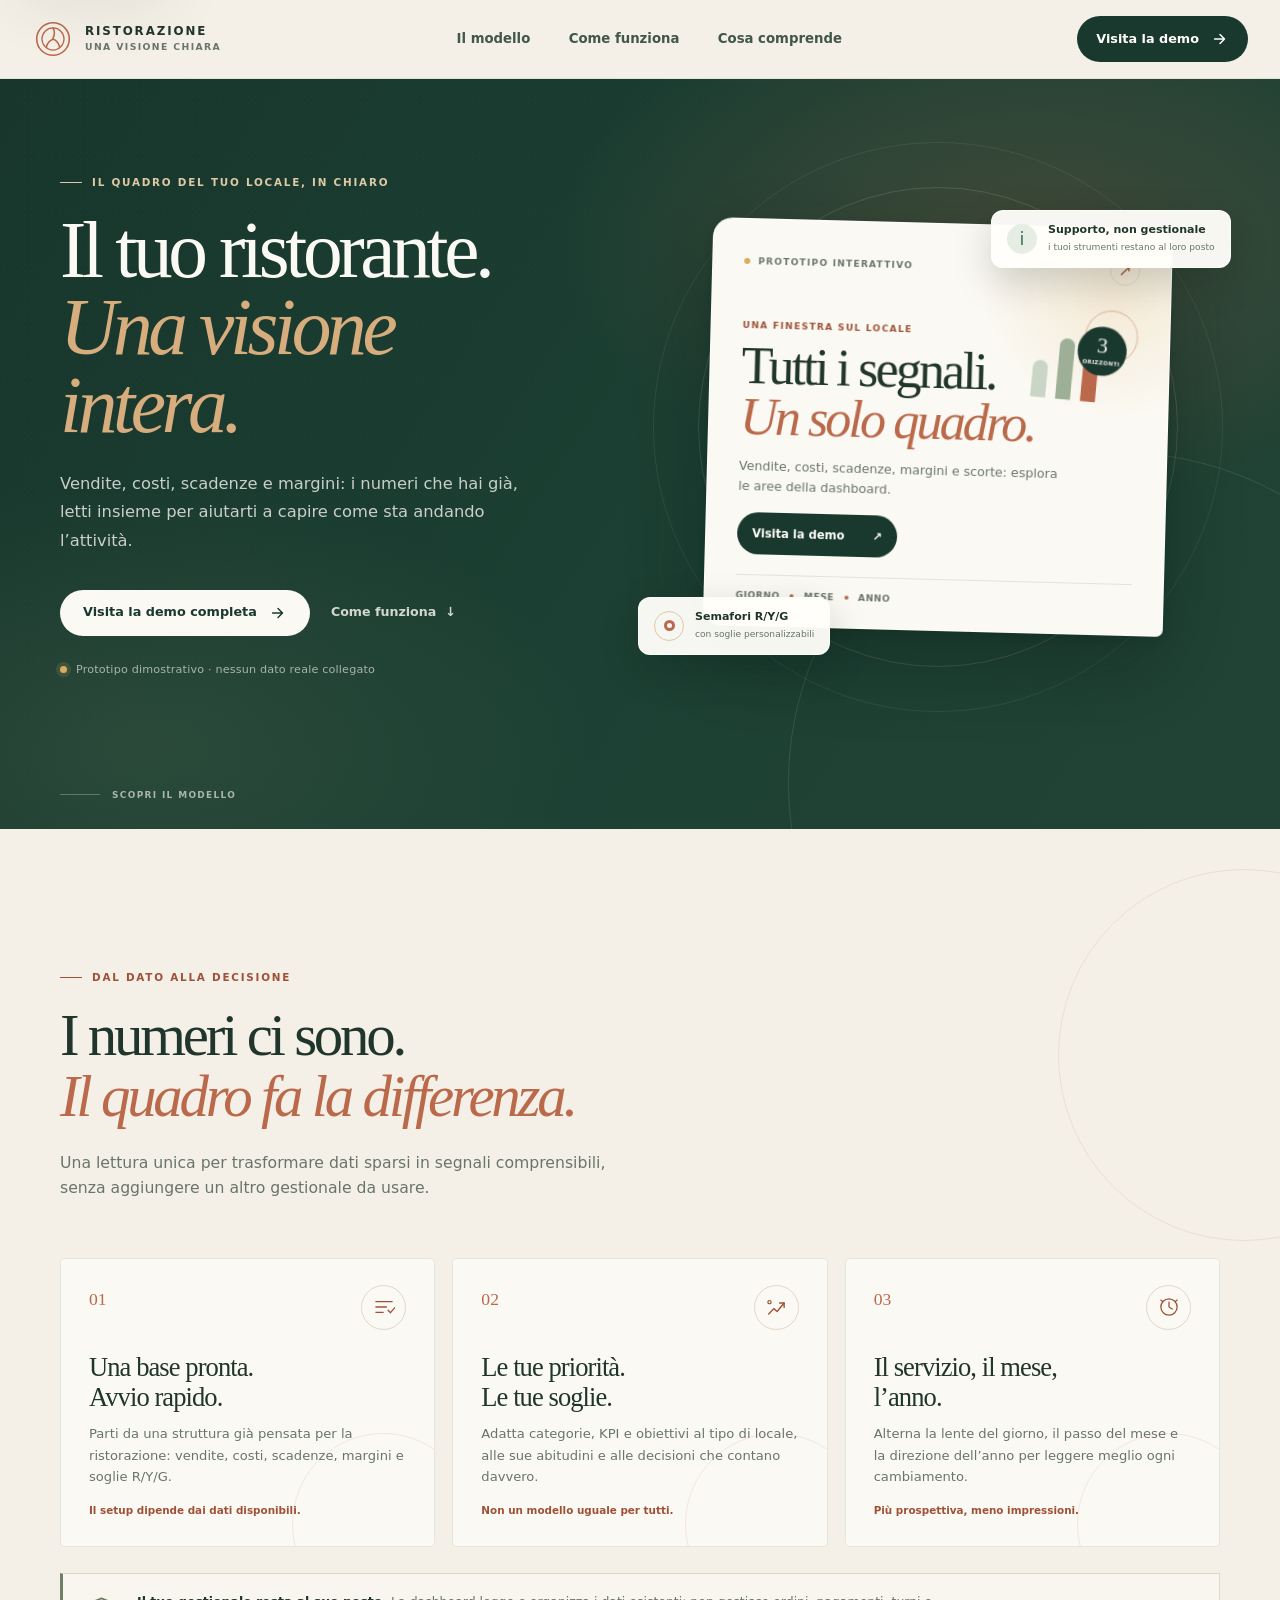
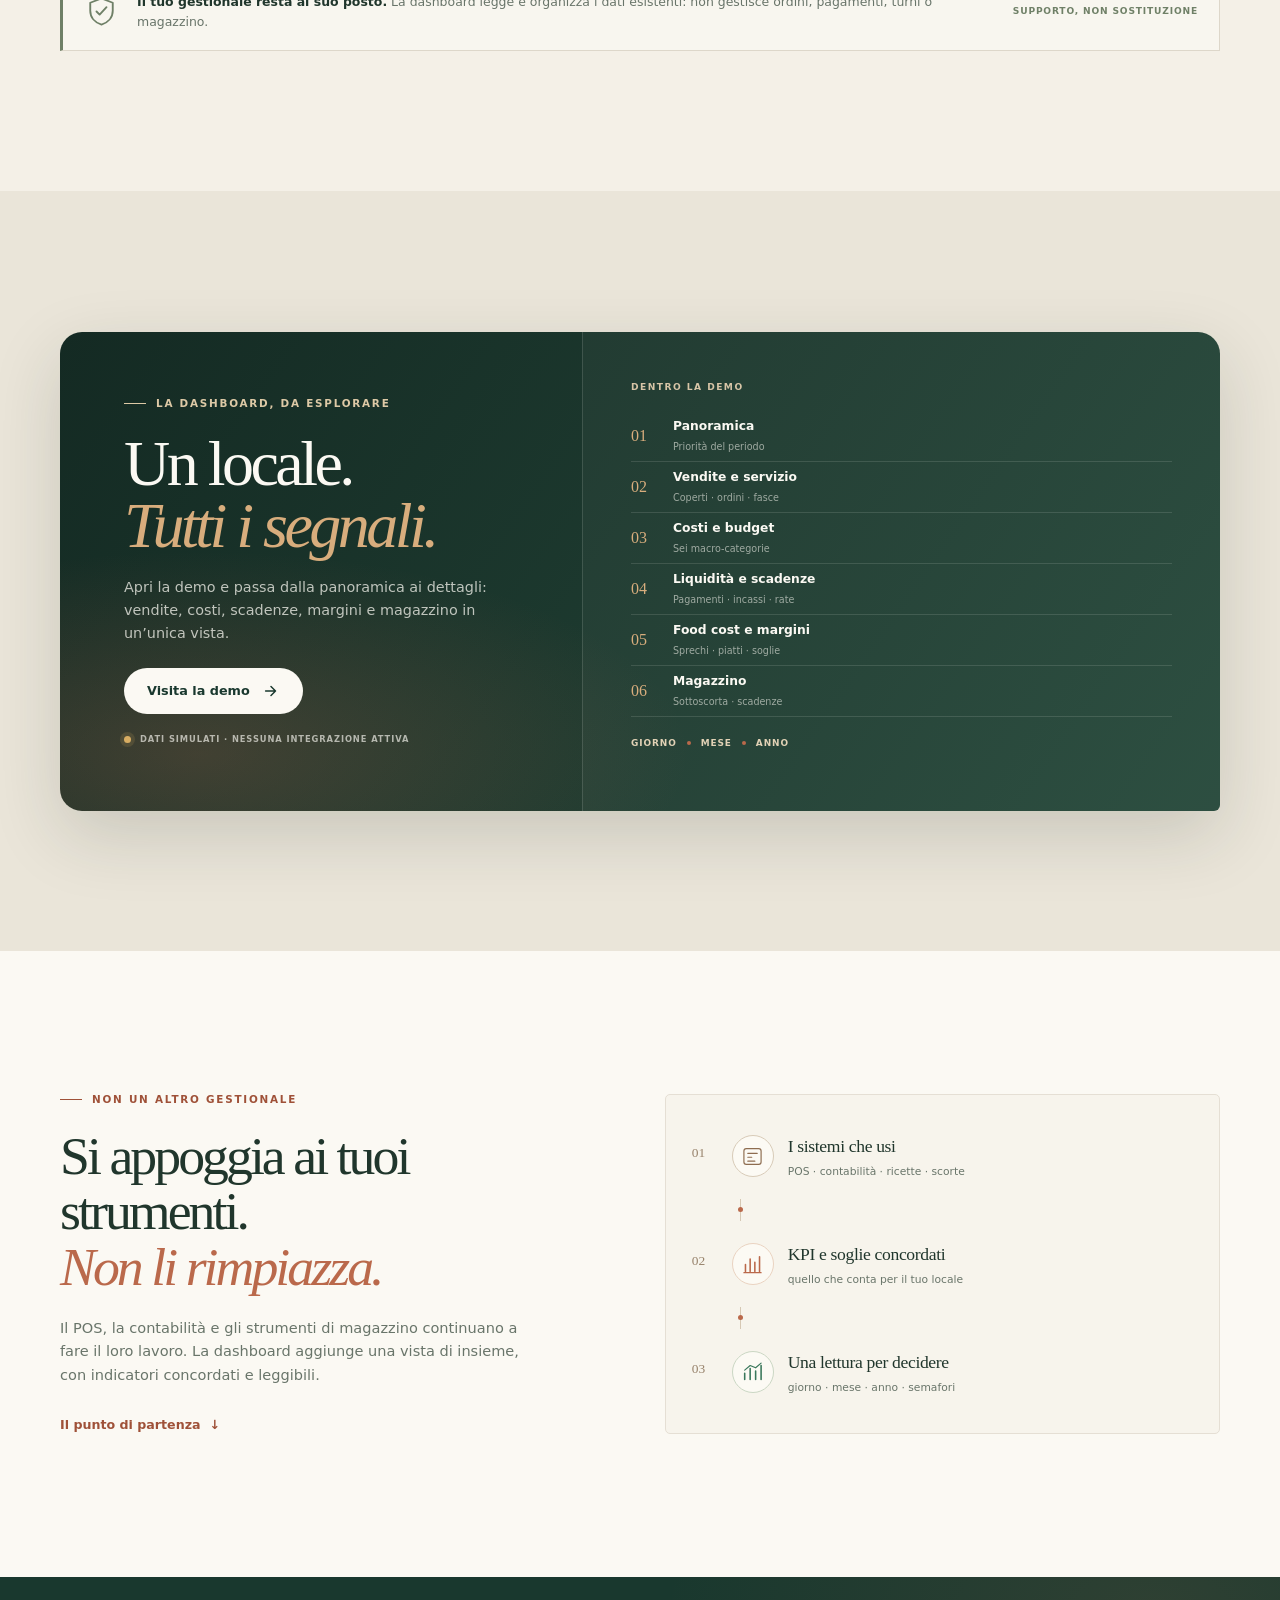
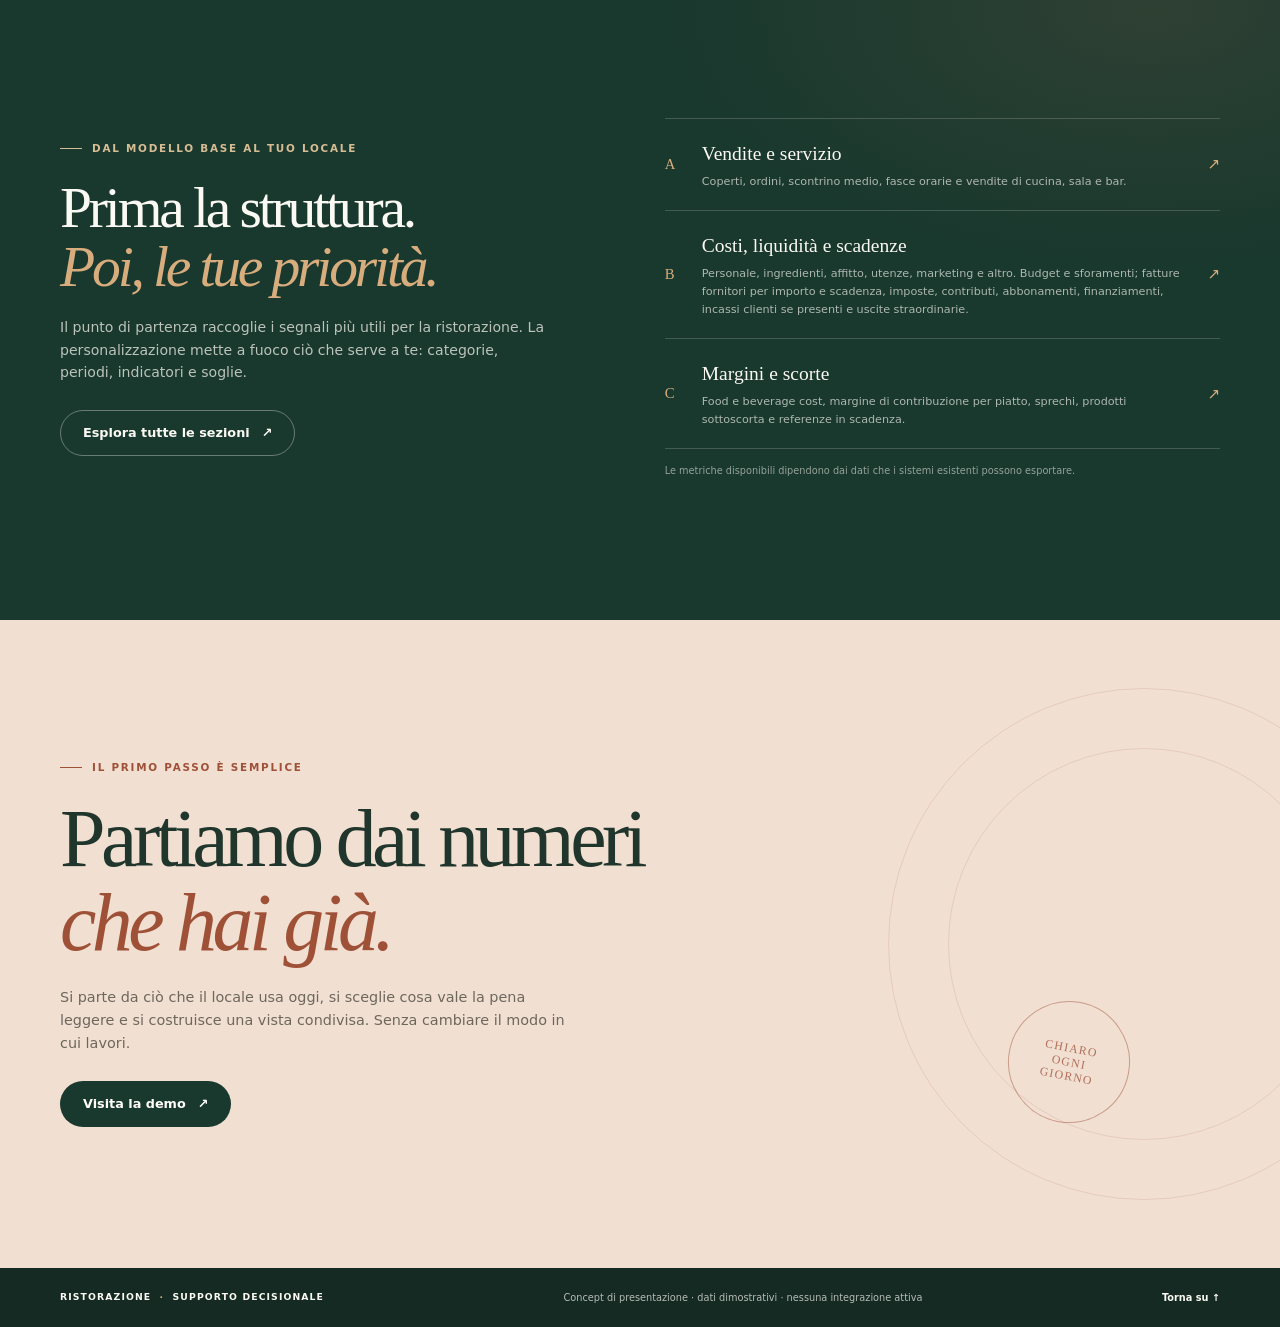
<file: site/index.html>
<!doctype html>
<html lang="it">
  <head>
    <meta charset="utf-8">
    <meta name="viewport" content="width=device-width, initial-scale=1">
    <meta name="theme-color" content="#19362c">
    <meta name="description" content="Una dashboard di supporto decisionale per leggere vendite, costi, scadenze e margini del tuo ristorante.">
    <title>Ristorazione — una visione chiara dell’attività</title>
    <link rel="stylesheet" href="styles.css">
    <script src="app.js" defer></script>
  </head>
  <body>
    <a class="skip-link" href="#main">Vai al contenuto</a>

    <header class="site-header">
      <div class="header-inner">
        <a class="brand" href="#top" aria-label="Ristorazione, torna all'inizio">
          <span class="brand-mark" aria-hidden="true">
            <svg viewBox="0 0 40 40" fill="none">
              <circle cx="20" cy="20" r="15.5" stroke="currentColor" stroke-width="1.5"></circle>
              <circle cx="20" cy="20" r="10.5" stroke="currentColor" stroke-width="1.2"></circle>
              <path d="M20 9.5c1.8 3.4 1.8 6.6 0 9.7M20 20.3c-2.9 1.1-5.2 3.5-6.3 7" stroke="currentColor" stroke-linecap="round" stroke-width="1.5"></path>
              <path d="M20 20c2.8 1.1 5.1 3.5 6.2 7.1" stroke="currentColor" stroke-linecap="round" stroke-width="1.5"></path>
            </svg>
          </span>
          <span class="brand-copy">
            <strong>RISTORAZIONE</strong>
            <small>UNA VISIONE CHIARA</small>
          </span>
        </a>

        <button class="menu-toggle" type="button" aria-label="Apri navigazione" aria-expanded="false" aria-controls="primary-navigation">
          <span></span>
          <span></span>
        </button>

        <nav class="primary-nav" id="primary-navigation" aria-label="Navigazione principale">
          <a href="#modello">Il modello</a>
          <a href="#strumenti">Come funziona</a>
          <a href="#aree">Cosa comprende</a>
        </nav>

        <a class="header-cta" href="demo.html">
          Visita la demo
          <svg viewBox="0 0 20 20" aria-hidden="true">
            <path d="M4 10h11M10 5l5 5-5 5" fill="none" stroke="currentColor" stroke-linecap="round" stroke-linejoin="round" stroke-width="1.6"></path>
          </svg>
        </a>
      </div>
    </header>

    <main id="main">
      <section class="hero" id="top">
        <div class="hero-grain" aria-hidden="true"></div>
        <div class="container hero-grid">
          <div class="hero-copy" data-reveal>
            <p class="eyebrow eyebrow-light"><span class="eyebrow-mark"></span> IL QUADRO DEL TUO LOCALE, IN CHIARO</p>
            <h1>Il tuo ristorante.<br><em>Una visione intera.</em></h1>
            <p class="hero-description">Vendite, costi, scadenze e margini: i numeri che hai già, letti insieme per aiutarti a capire come sta andando l’attività.</p>
            <div class="hero-actions">
              <a class="button button-light" href="demo.html">
                Visita la demo completa
                <svg viewBox="0 0 20 20" aria-hidden="true">
                  <path d="M4 10h11M10 5l5 5-5 5" fill="none" stroke="currentColor" stroke-linecap="round" stroke-linejoin="round" stroke-width="1.6"></path>
                </svg>
              </a>
              <a class="text-link text-link-light" href="#modello">Come funziona <span aria-hidden="true">↓</span></a>
            </div>
            <p class="hero-footnote"><span class="status-dot status-dot-demo"></span> Prototipo dimostrativo · nessun dato reale collegato</p>
          </div>

          <div class="hero-visual" data-reveal>
            <div class="hero-orbit hero-orbit-one" aria-hidden="true"></div>
            <div class="hero-orbit hero-orbit-two" aria-hidden="true"></div>
            <div class="hero-note hero-note-top">
              <span class="note-icon" aria-hidden="true">i</span>
              <span><strong>Supporto, non gestionale</strong><small>i tuoi strumenti restano al loro posto</small></span>
            </div>
            <div class="demo-gateway">
              <div class="gateway-top">
                <span class="gateway-kicker"><span class="status-dot status-dot-demo"></span> PROTOTIPO INTERATTIVO</span>
                <span class="gateway-arrow" aria-hidden="true">↗</span>
              </div>
              <div class="gateway-art" aria-hidden="true">
                <span class="gateway-art-line gateway-art-line-one"></span>
                <span class="gateway-art-line gateway-art-line-two"></span>
                <span class="gateway-art-line gateway-art-line-three"></span>
                <span class="gateway-art-orbit"></span>
                <span class="gateway-art-seal">3<br><small>ORIZZONTI</small></span>
              </div>
              <p class="gateway-overline">UNA FINESTRA SUL LOCALE</p>
              <h2>Tutti i segnali.<br><em>Un solo quadro.</em></h2>
              <p class="gateway-description">Vendite, costi, scadenze, margini e scorte: esplora le aree della dashboard.</p>
              <a class="gateway-link" href="demo.html">
                Visita la demo
                <span aria-hidden="true">↗</span>
              </a>
              <div class="gateway-footer"><span>Giorno</span><i></i><span>Mese</span><i></i><span>Anno</span></div>
            </div>
            <div class="hero-note hero-note-bottom">
              <span class="note-ring" aria-hidden="true"><span></span></span>
              <span><strong>Semafori R/Y/G</strong><small>con soglie personalizzabili</small></span>
            </div>
          </div>
        </div>
        <a class="scroll-cue" href="#modello"><span class="scroll-cue-line"></span> SCOPRI IL MODELLO</a>
      </section>

      <section class="intro-section section-pad" id="modello">
        <div class="container">
          <div class="section-heading intro-heading" data-reveal>
            <p class="eyebrow"><span class="eyebrow-mark"></span> DAL DATO ALLA DECISIONE</p>
            <h2>I numeri ci sono.<br><em>Il quadro fa la differenza.</em></h2>
            <p>Una lettura unica per trasformare dati sparsi in segnali comprensibili, senza aggiungere un altro gestionale da usare.</p>
          </div>

          <div class="feature-grid">
            <article class="feature-card feature-card-base" data-reveal>
              <div class="feature-card-top">
                <span class="feature-number">01</span>
                <span class="feature-icon" aria-hidden="true">
                  <svg viewBox="0 0 32 32" fill="none">
                    <path d="M6 9.5h20M6 16h13M6 22.5h9" stroke="currentColor" stroke-linecap="round" stroke-width="1.6"></path>
                    <path d="m21 20 3 3 5-6" stroke="currentColor" stroke-linecap="round" stroke-linejoin="round" stroke-width="1.6"></path>
                  </svg>
                </span>
              </div>
              <h3>Una base pronta.<br>Avvio rapido.</h3>
              <p>Parti da una struttura già pensata per la ristorazione: vendite, costi, scadenze, margini e soglie R/Y/G.</p>
              <span class="feature-note">Il setup dipende dai dati disponibili.</span>
            </article>

            <article class="feature-card feature-card-personal" data-reveal>
              <div class="feature-card-top">
                <span class="feature-number">02</span>
                <span class="feature-icon" aria-hidden="true">
                  <svg viewBox="0 0 32 32" fill="none">
                    <path d="M7 24.5 13.3 18l4.1 3.5L26 11" stroke="currentColor" stroke-linecap="round" stroke-linejoin="round" stroke-width="1.7"></path>
                    <path d="M20.5 11H26v5.5" stroke="currentColor" stroke-linecap="round" stroke-linejoin="round" stroke-width="1.7"></path>
                    <circle cx="8" cy="10" r="2" stroke="currentColor" stroke-width="1.5"></circle>
                  </svg>
                </span>
              </div>
              <h3>Le tue priorità.<br>Le tue soglie.</h3>
              <p>Adatta categorie, KPI e obiettivi al tipo di locale, alle sue abitudini e alle decisioni che contano davvero.</p>
              <span class="feature-note">Non un modello uguale per tutti.</span>
            </article>

            <article class="feature-card feature-card-time" data-reveal>
              <div class="feature-card-top">
                <span class="feature-number">03</span>
                <span class="feature-icon" aria-hidden="true">
                  <svg viewBox="0 0 32 32" fill="none">
                    <circle cx="16" cy="16" r="10" stroke="currentColor" stroke-width="1.6"></circle>
                    <path d="M16 10v6l4 2.5M6 7.5l2.5 2M26 7.5l-2.5 2" stroke="currentColor" stroke-linecap="round" stroke-width="1.6"></path>
                  </svg>
                </span>
              </div>
              <h3>Il servizio, il mese,<br>l’anno.</h3>
              <p>Alterna la lente del giorno, il passo del mese e la direzione dell’anno per leggere meglio ogni cambiamento.</p>
              <span class="feature-note">Più prospettiva, meno impressioni.</span>
            </article>
          </div>

          <div class="read-only-band" data-reveal>
            <span class="read-only-mark" aria-hidden="true">
              <svg viewBox="0 0 28 28" fill="none">
                <path d="M14 3.5 23 7v6.4c0 5.1-3.4 9.4-9 11.1-5.6-1.7-9-6-9-11.1V7l9-3.5Z" stroke="currentColor" stroke-linejoin="round" stroke-width="1.5"></path>
                <path d="m10 14 2.5 2.5 5.5-6" stroke="currentColor" stroke-linecap="round" stroke-linejoin="round" stroke-width="1.5"></path>
              </svg>
            </span>
            <p><strong>Il tuo gestionale resta al suo posto.</strong> La dashboard legge e organizza i dati esistenti: non gestisce ordini, pagamenti, turni o magazzino.</p>
            <span class="read-only-tag">SUPPORTO, NON SOSTITUZIONE</span>
          </div>
        </div>
      </section>

      <section class="demo-invitation section-pad" id="demo">
        <div class="container">
          <div class="demo-invitation-card" data-reveal>
            <div class="demo-invitation-copy">
              <p class="eyebrow eyebrow-light"><span class="eyebrow-mark"></span> LA DASHBOARD, DA ESPLORARE</p>
              <h2>Un locale.<br><em>Tutti i segnali.</em></h2>
              <p>Apri la demo e passa dalla panoramica ai dettagli: vendite, costi, scadenze, margini e magazzino in un’unica vista.</p>
              <a class="button button-light" href="demo.html">
                Visita la demo
                <svg viewBox="0 0 20 20" aria-hidden="true">
                  <path d="M4 10h11M10 5l5 5-5 5" fill="none" stroke="currentColor" stroke-linecap="round" stroke-linejoin="round" stroke-width="1.6"></path>
                </svg>
              </a>
              <p class="demo-invitation-note"><span class="status-dot status-dot-demo"></span> DATI SIMULATI · NESSUNA INTEGRAZIONE ATTIVA</p>
            </div>

            <div class="demo-invitation-index">
              <p class="invitation-index-label">DENTRO LA DEMO</p>
              <ol class="invitation-list">
                <li><span>01</span><div><strong>Panoramica</strong><small>Priorità del periodo</small></div></li>
                <li><span>02</span><div><strong>Vendite e servizio</strong><small>Coperti · ordini · fasce</small></div></li>
                <li><span>03</span><div><strong>Costi e budget</strong><small>Sei macro-categorie</small></div></li>
                <li><span>04</span><div><strong>Liquidità e scadenze</strong><small>Pagamenti · incassi · rate</small></div></li>
                <li><span>05</span><div><strong>Food cost e margini</strong><small>Sprechi · piatti · soglie</small></div></li>
                <li><span>06</span><div><strong>Magazzino</strong><small>Sottoscorta · scadenze</small></div></li>
              </ol>
              <div class="invitation-periods"><span>Giorno</span><i></i><span>Mese</span><i></i><span>Anno</span></div>
            </div>
          </div>
        </div>
      </section>

      <section class="scope-section section-pad" id="strumenti">
        <div class="container scope-grid">
          <div class="scope-heading" data-reveal>
            <p class="eyebrow"><span class="eyebrow-mark"></span> NON UN ALTRO GESTIONALE</p>
            <h2>Si appoggia ai tuoi strumenti.<br><em>Non li rimpiazza.</em></h2>
            <p>Il POS, la contabilità e gli strumenti di magazzino continuano a fare il loro lavoro. La dashboard aggiunge una vista di insieme, con indicatori concordati e leggibili.</p>
            <a class="text-link text-link-dark" href="#chiusura">Il punto di partenza <span aria-hidden="true">↓</span></a>
          </div>

          <div class="flow-card" data-reveal>
            <div class="flow-step">
              <span class="flow-step-number">01</span>
              <span class="flow-icon" aria-hidden="true">
                <svg viewBox="0 0 32 32" fill="none">
                  <rect x="5" y="6" width="22" height="20" rx="3" stroke="currentColor" stroke-width="1.5"></rect>
                  <path d="M10 12h12M10 17h5M10 22h9" stroke="currentColor" stroke-linecap="round" stroke-width="1.5"></path>
                </svg>
              </span>
              <div><strong>I sistemi che usi</strong><small>POS · contabilità · ricette · scorte</small></div>
            </div>
            <div class="flow-connector" aria-hidden="true"><span></span></div>
            <div class="flow-step">
              <span class="flow-step-number">02</span>
              <span class="flow-icon flow-icon-accent" aria-hidden="true">
                <svg viewBox="0 0 32 32" fill="none">
                  <path d="M7 25V16M13 25V9M19 25V13M25 25V6" stroke="currentColor" stroke-linecap="round" stroke-width="2"></path>
                  <path d="M5 26.5h22" stroke="currentColor" stroke-linecap="round" stroke-width="1.5"></path>
                </svg>
              </span>
              <div><strong>KPI e soglie concordati</strong><small>quello che conta per il tuo locale</small></div>
            </div>
            <div class="flow-connector" aria-hidden="true"><span></span></div>
            <div class="flow-step">
              <span class="flow-step-number">03</span>
              <span class="flow-icon flow-icon-green" aria-hidden="true">
                <svg viewBox="0 0 32 32" fill="none">
                  <path d="M6 25V17M13 25V11M20 25V14M27 25V7" stroke="currentColor" stroke-linecap="round" stroke-width="2"></path>
                  <path d="m6 13 7-6 7 3 7-6" stroke="currentColor" stroke-linecap="round" stroke-linejoin="round" stroke-width="1.5"></path>
                </svg>
              </span>
              <div><strong>Una lettura per decidere</strong><small>giorno · mese · anno · semafori</small></div>
            </div>
          </div>
        </div>
      </section>

      <section class="personal-section section-pad" id="aree">
        <div class="container personal-grid">
          <div class="personal-note" data-reveal>
            <p class="eyebrow eyebrow-light"><span class="eyebrow-mark"></span> DAL MODELLO BASE AL TUO LOCALE</p>
            <h2>Prima la struttura.<br><em>Poi, le tue priorità.</em></h2>
            <p>Il punto di partenza raccoglie i segnali più utili per la ristorazione. La personalizzazione mette a fuoco ciò che serve a te: categorie, periodi, indicatori e soglie.</p>
            <a class="button button-outline-light" href="demo.html">Esplora tutte le sezioni <span aria-hidden="true">↗</span></a>
          </div>
          <div class="personal-list" data-reveal>
            <div class="personal-list-item">
              <span class="personal-index">A</span>
              <div><strong>Vendite e servizio</strong><p>Coperti, ordini, scontrino medio, fasce orarie e vendite di cucina, sala e bar.</p></div>
              <span class="personal-arrow" aria-hidden="true">↗</span>
            </div>
            <div class="personal-list-item">
              <span class="personal-index">B</span>
              <div><strong>Costi, liquidità e scadenze</strong><p>Personale, ingredienti, affitto, utenze, marketing e altro. Budget e sforamenti; fatture fornitori per importo e scadenza, imposte, contributi, abbonamenti, finanziamenti, incassi clienti se presenti e uscite straordinarie.</p></div>
              <span class="personal-arrow" aria-hidden="true">↗</span>
            </div>
            <div class="personal-list-item">
              <span class="personal-index">C</span>
              <div><strong>Margini e scorte</strong><p>Food e beverage cost, margine di contribuzione per piatto, sprechi, prodotti sottoscorta e referenze in scadenza.</p></div>
              <span class="personal-arrow" aria-hidden="true">↗</span>
            </div>
            <p class="personal-list-foot">Le metriche disponibili dipendono dai dati che i sistemi esistenti possono esportare.</p>
          </div>
        </div>
      </section>

      <section class="closing-section section-pad" id="chiusura">
        <div class="container closing-content" data-reveal>
          <p class="eyebrow"><span class="eyebrow-mark"></span> IL PRIMO PASSO È SEMPLICE</p>
          <h2>Partiamo dai numeri<br><em>che hai già.</em></h2>
          <p>Si parte da ciò che il locale usa oggi, si sceglie cosa vale la pena leggere e si costruisce una vista condivisa. Senza cambiare il modo in cui lavori.</p>
          <a class="button button-dark" href="demo.html">Visita la demo <span aria-hidden="true">↗</span></a>
          <span class="closing-stamp" aria-hidden="true">CHIARO<br>OGNI<br>GIORNO</span>
        </div>
      </section>
    </main>

    <footer class="site-footer">
      <div class="container footer-inner">
        <a class="footer-brand" href="#top">RISTORAZIONE <span>·</span> SUPPORTO DECISIONALE</a>
        <p>Concept di presentazione · dati dimostrativi · nessuna integrazione attiva</p>
        <a href="#top" class="back-top">Torna su ↑</a>
      </div>
    </footer>
  </body>
</html>
</file>
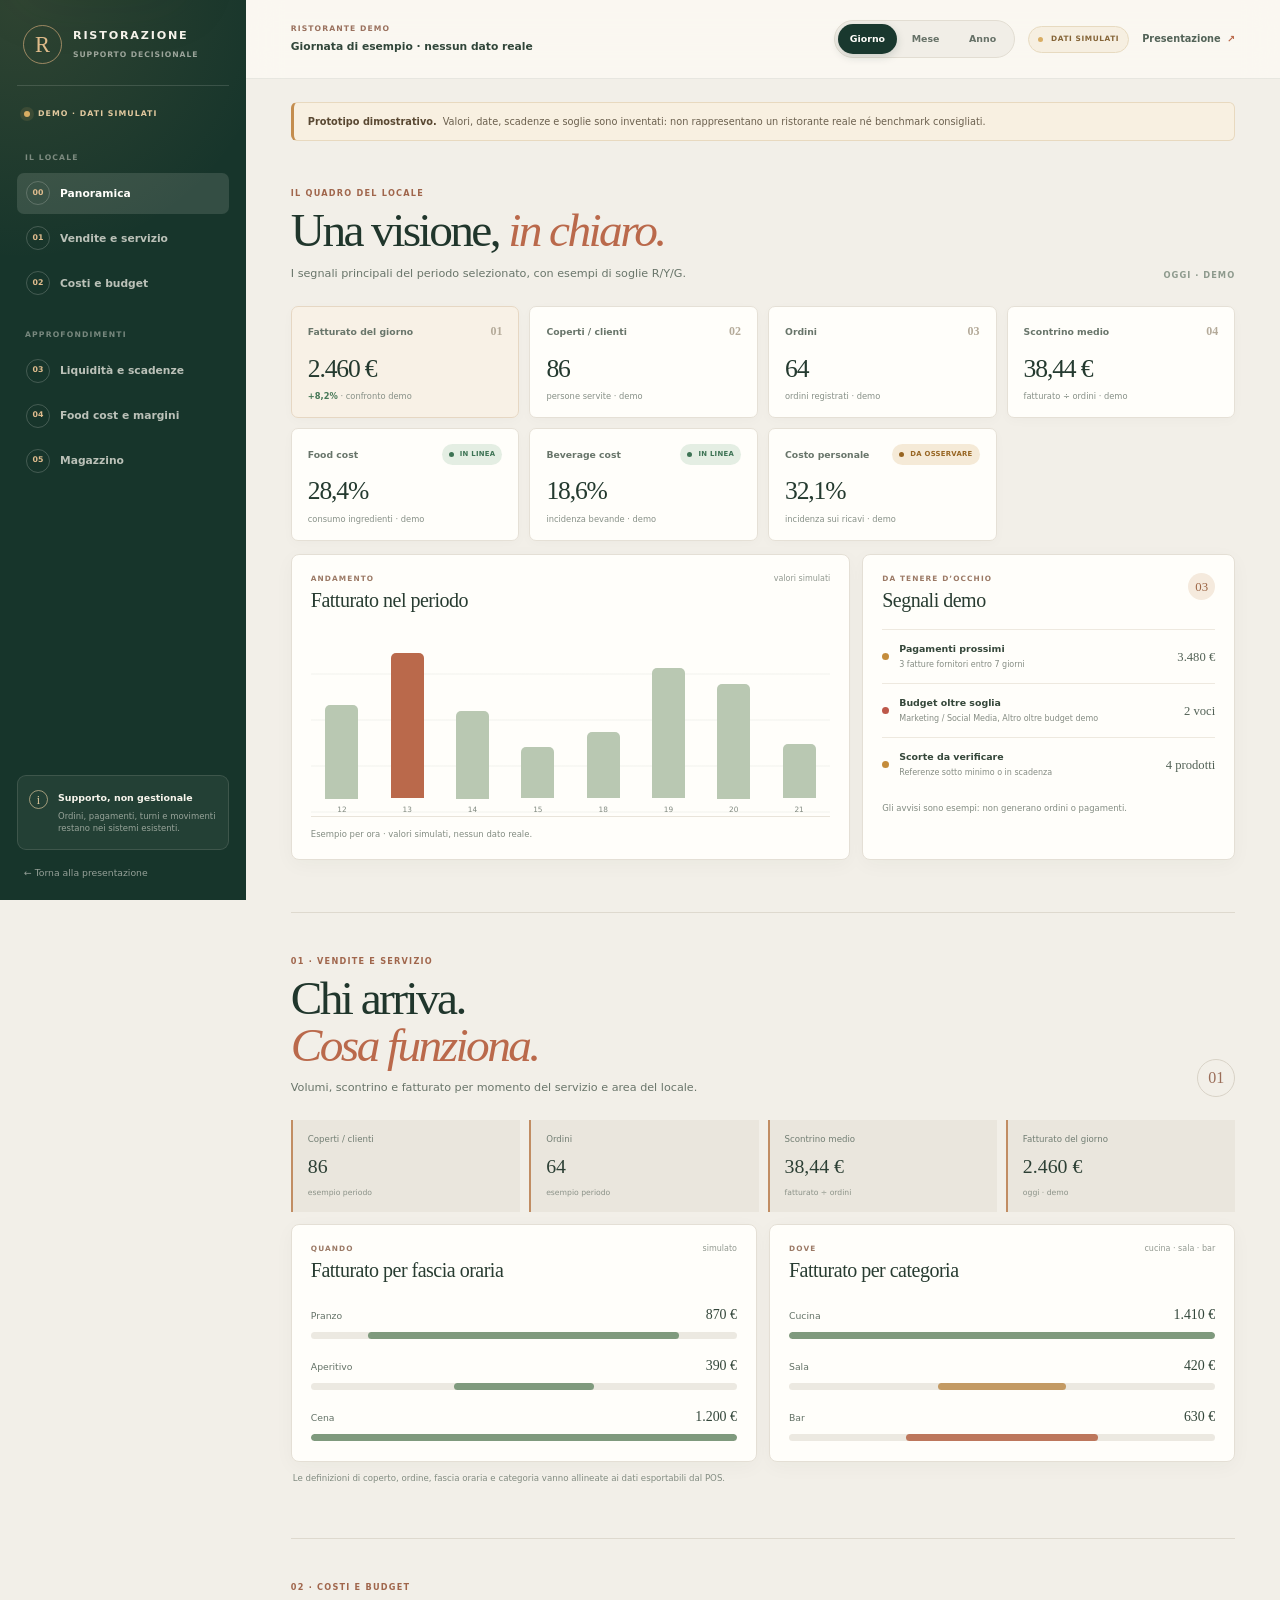
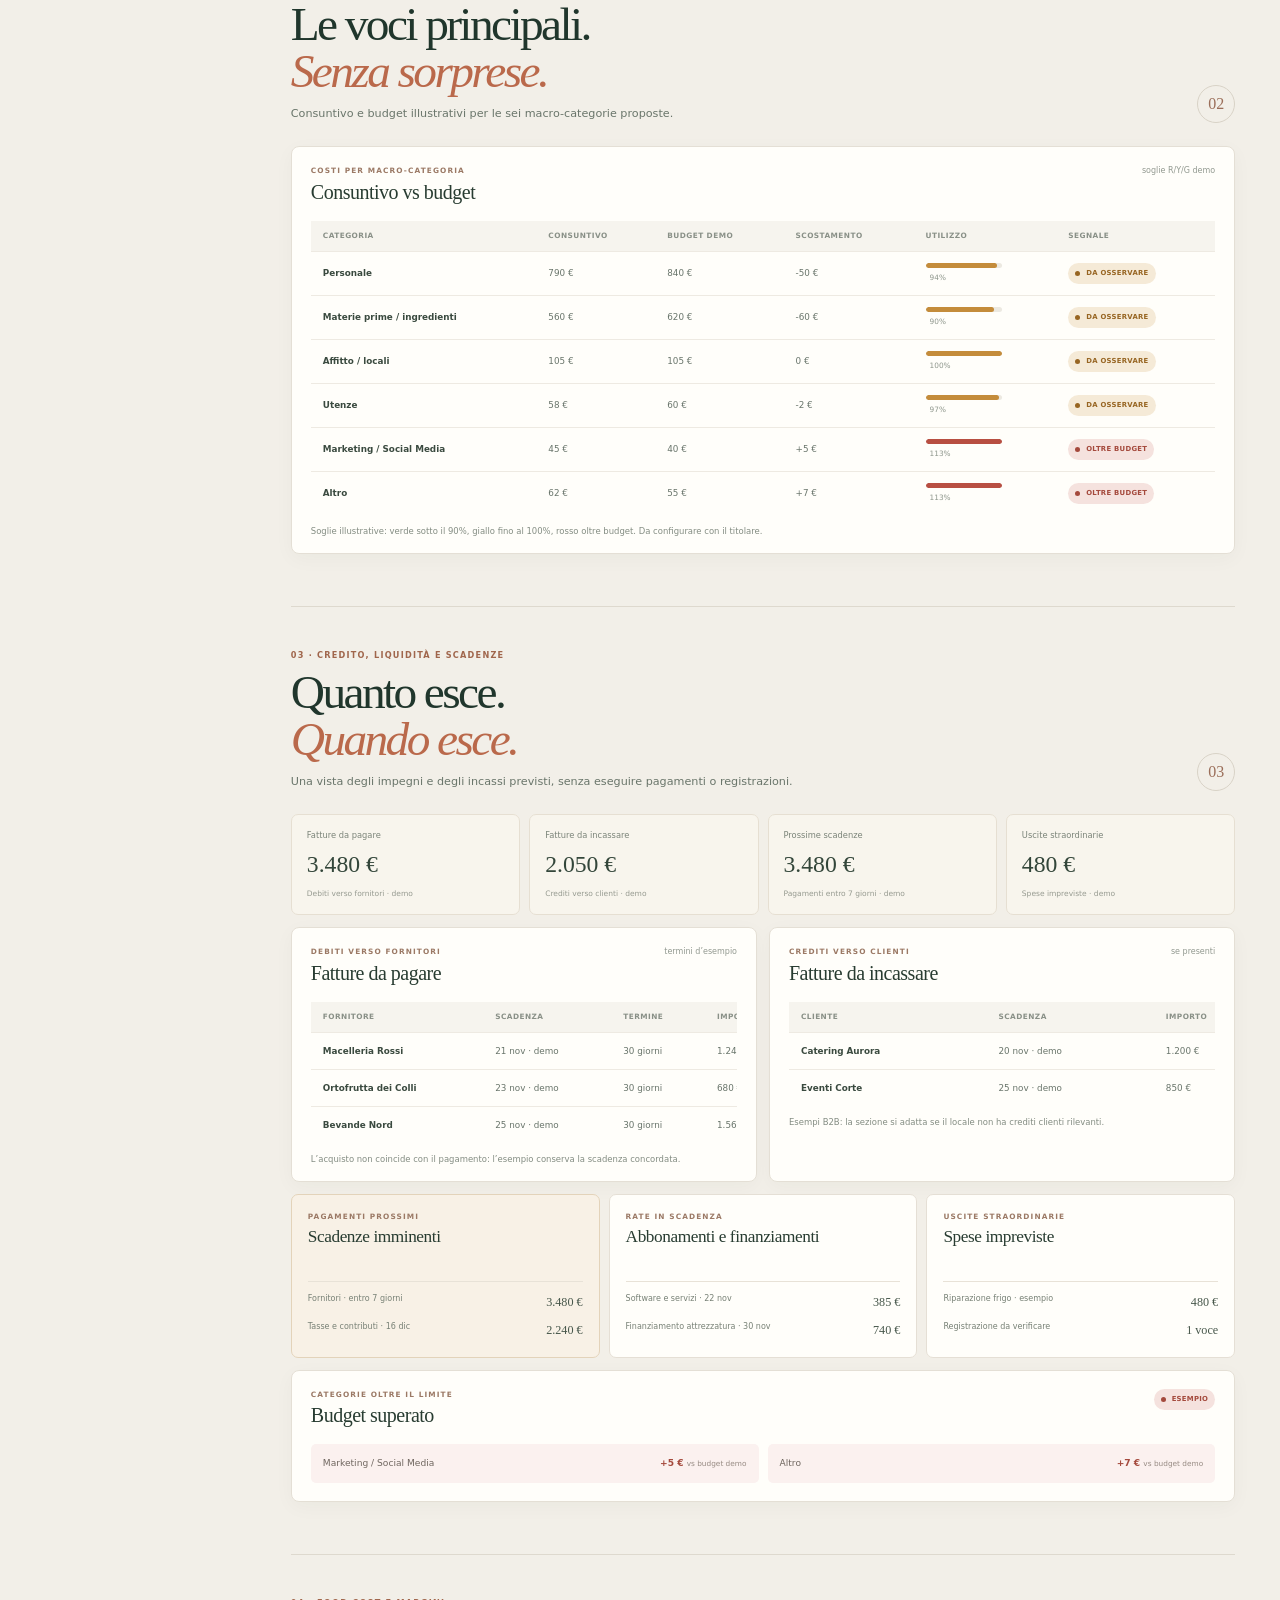
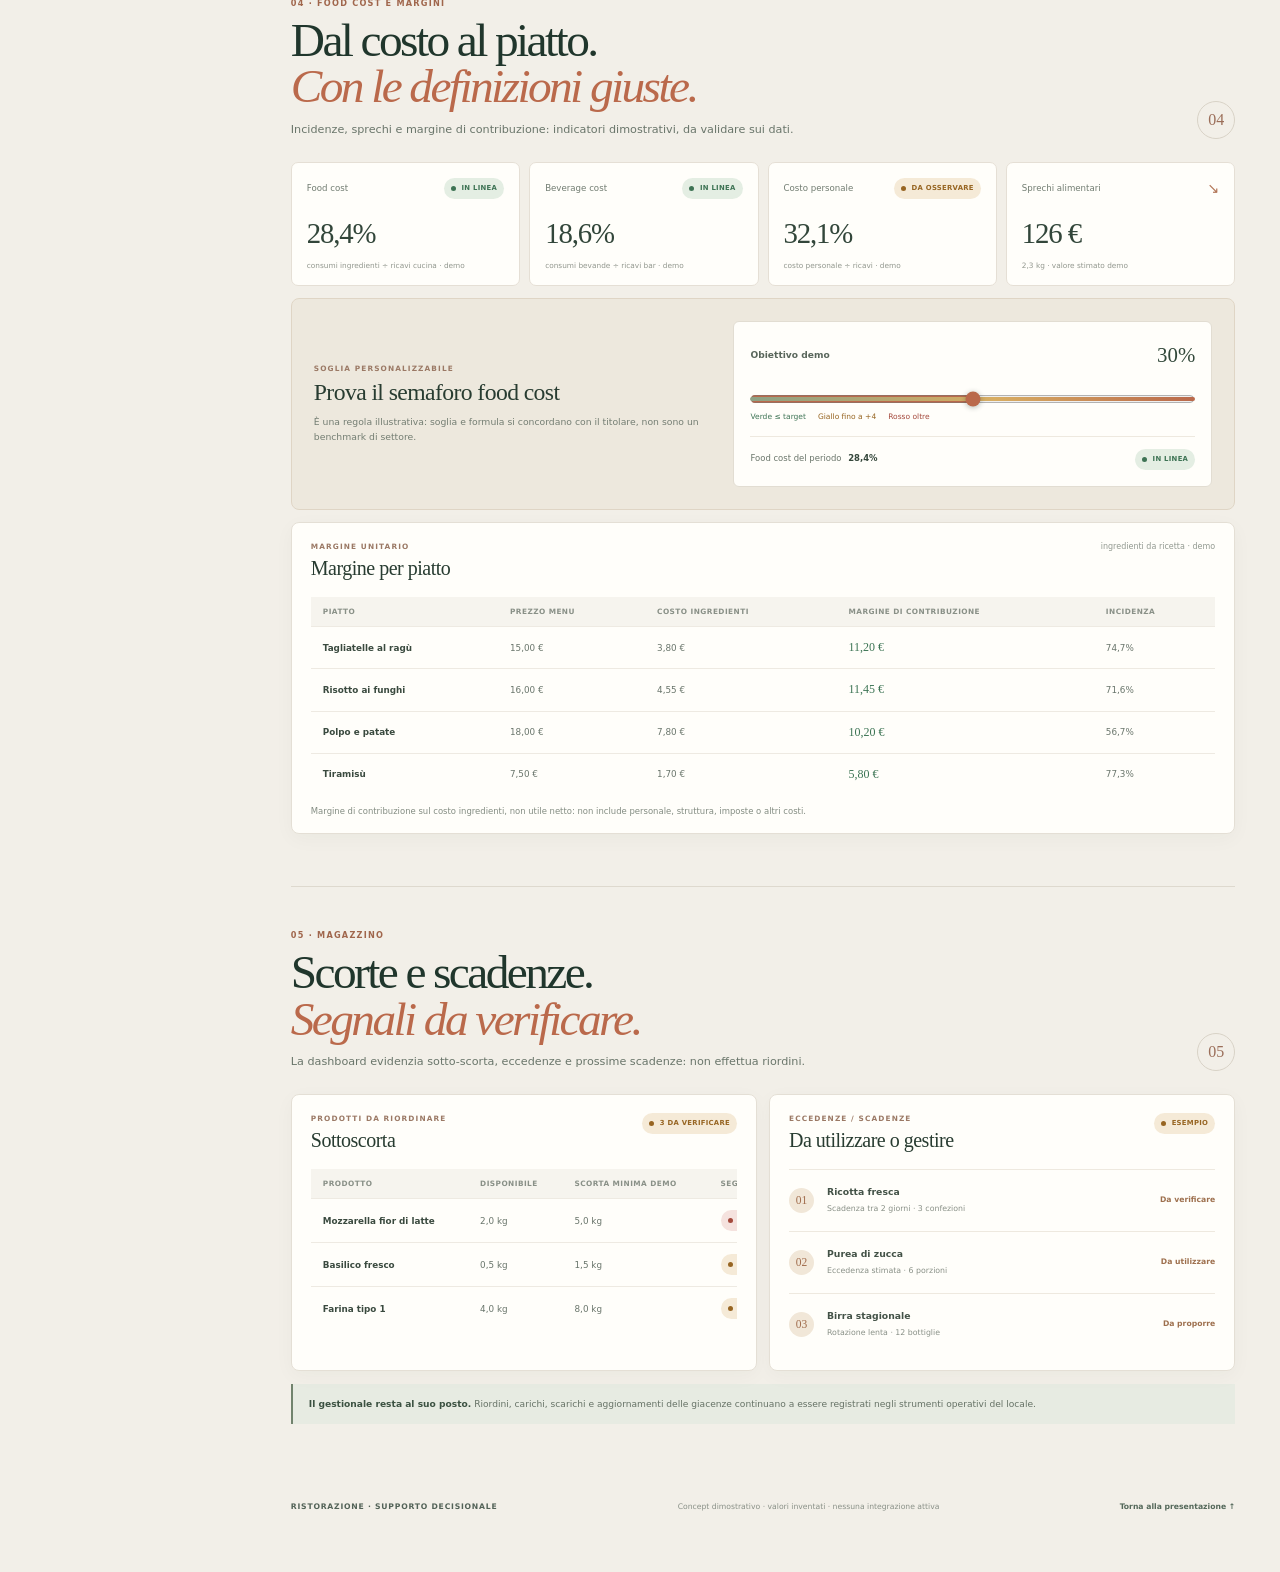
<file: site/demo.html>
<!doctype html>
<html lang="it">
  <head>
    <meta charset="utf-8">
    <meta name="viewport" content="width=device-width, initial-scale=1">
    <meta name="theme-color" content="#19382e">
    <meta name="description" content="Demo simulata della dashboard di supporto decisionale per la ristorazione.">
    <title>Dashboard demo — Ristorazione</title>
    <link rel="stylesheet" href="styles.css">
    <link rel="stylesheet" href="dashboard.css">
    <script src="dashboard.js" defer></script>
  </head>
  <body class="dashboard-page">
    <a class="skip-link" href="#dashboard-main">Vai alla dashboard</a>

    <div class="dashboard-app">
      <aside class="dashboard-sidebar" aria-label="Indice della dashboard">
        <a class="dashboard-brand" href="index.html" aria-label="Torna alla presentazione">
          <span class="dashboard-brand-mark" aria-hidden="true">R</span>
          <span><strong>RISTORAZIONE</strong><small>SUPPORTO DECISIONALE</small></span>
        </a>

        <div class="sidebar-demo-label"><span></span> DEMO · DATI SIMULATI</div>

        <nav class="dashboard-nav" aria-label="Sezioni dashboard">
          <p class="dashboard-nav-label">IL LOCALE</p>
          <a class="is-active" href="#panoramica" data-section-link><span>00</span>Panoramica</a>
          <a href="#vendite" data-section-link><span>01</span>Vendite e servizio</a>
          <a href="#costi" data-section-link><span>02</span>Costi e budget</a>
          <p class="dashboard-nav-label">APPROFONDIMENTI</p>
          <a href="#liquidita" data-section-link><span>03</span>Liquidità e scadenze</a>
          <a href="#margini" data-section-link><span>04</span>Food cost e margini</a>
          <a href="#magazzino" data-section-link><span>05</span>Magazzino</a>
        </nav>

        <div class="sidebar-note">
          <span class="sidebar-note-mark" aria-hidden="true">i</span>
          <p><strong>Supporto, non gestionale</strong><small>Ordini, pagamenti, turni e movimenti restano nei sistemi esistenti.</small></p>
        </div>

        <a class="sidebar-back-link" href="index.html">← Torna alla presentazione</a>
      </aside>

      <div class="dashboard-workspace">
        <header class="dashboard-topbar">
          <div class="topbar-context">
            <span class="topbar-overline">RISTORANTE DEMO</span>
            <strong id="period-context">Giornata di esempio · nessun dato reale</strong>
          </div>
          <div class="topbar-actions">
            <div class="period-switch" role="group" aria-label="Seleziona il periodo dimostrativo">
              <button class="period-button is-active" type="button" data-period="day" aria-pressed="true">Giorno</button>
              <button class="period-button" type="button" data-period="month" aria-pressed="false">Mese</button>
              <button class="period-button" type="button" data-period="year" aria-pressed="false">Anno</button>
            </div>
            <span class="topbar-demo-badge"><i></i> DATI SIMULATI</span>
            <a class="topbar-back" href="index.html">Presentazione <span aria-hidden="true">↗</span></a>
          </div>
        </header>

        <main class="dashboard-main" id="dashboard-main">
          <div class="dashboard-notice" role="note">
            <strong>Prototipo dimostrativo.</strong>
            <span>Valori, date, scadenze e soglie sono inventati: non rappresentano un ristorante reale né benchmark consigliati.</span>
          </div>

          <section class="dashboard-section overview-section" id="panoramica" aria-labelledby="overview-title">
            <div class="section-heading-row">
              <div>
                <p class="dashboard-eyebrow">IL QUADRO DEL LOCALE</p>
                <h1 id="overview-title">Una visione, <em>in chiaro.</em></h1>
                <p class="section-subtitle">I segnali principali del periodo selezionato, con esempi di soglie R/Y/G.</p>
              </div>
              <span class="period-stamp" id="period-stamp">OGGI · DEMO</span>
            </div>

            <div class="kpi-grid">
              <article class="kpi-card kpi-card-revenue">
                <div class="kpi-card-top"><span id="revenue-period-title">Fatturato del giorno</span><span class="kpi-index">01</span></div>
                <strong data-bind="revenue">2.460 €</strong>
                <small><span class="trend-positive" data-bind="revenue-change">+8,2%</span> · confronto demo</small>
              </article>
              <article class="kpi-card">
                <div class="kpi-card-top"><span>Coperti / clienti</span><span class="kpi-index">02</span></div>
                <strong data-bind="covers">86</strong>
                <small>persone servite · demo</small>
              </article>
              <article class="kpi-card">
                <div class="kpi-card-top"><span>Ordini</span><span class="kpi-index">03</span></div>
                <strong data-bind="orders">64</strong>
                <small>ordini registrati · demo</small>
              </article>
              <article class="kpi-card">
                <div class="kpi-card-top"><span>Scontrino medio</span><span class="kpi-index">04</span></div>
                <strong data-bind="average-ticket">38,44 €</strong>
                <small>fatturato ÷ ordini · demo</small>
              </article>
              <article class="kpi-card kpi-card-status">
                <div class="kpi-card-top"><span>Food cost</span><span class="status-chip status-good" data-status-for="food-cost"><i></i><span data-status-text="food-cost">IN LINEA</span></span></div>
                <strong data-bind="food-cost">28,4%</strong>
                <small>consumo ingredienti · demo</small>
              </article>
              <article class="kpi-card kpi-card-status">
                <div class="kpi-card-top"><span>Beverage cost</span><span class="status-chip status-good" data-status-for="beverage-cost"><i></i><span data-status-text="beverage-cost">IN LINEA</span></span></div>
                <strong data-bind="beverage-cost">18,6%</strong>
                <small>incidenza bevande · demo</small>
              </article>
              <article class="kpi-card kpi-card-status">
                <div class="kpi-card-top"><span>Costo personale</span><span class="status-chip status-warning" data-status-for="personnel-cost"><i></i><span data-status-text="personnel-cost">DA OSSERVARE</span></span></div>
                <strong data-bind="personnel-cost">32,1%</strong>
                <small>incidenza sui ricavi · demo</small>
              </article>
            </div>

            <div class="overview-grid">
              <article class="dashboard-card trend-card">
                <div class="card-heading">
                  <div><p class="card-kicker">ANDAMENTO</p><h2 id="overview-chart-title">Fatturato nel periodo</h2></div>
                  <span class="card-meta">valori simulati</span>
                </div>
                <div class="overview-chart" id="overview-chart" role="img" aria-labelledby="overview-chart-title overview-chart-summary">
                  <div class="overview-chart-column" aria-hidden="true"><div class="overview-bar-track"><span class="overview-bar-fill" style="height:43%"></span></div><small>12</small></div>
                  <div class="overview-chart-column" aria-hidden="true"><div class="overview-bar-track"><span class="overview-bar-fill" style="height:66%"></span></div><small>13</small></div>
                  <div class="overview-chart-column" aria-hidden="true"><div class="overview-bar-track"><span class="overview-bar-fill" style="height:40%"></span></div><small>14</small></div>
                  <div class="overview-chart-column" aria-hidden="true"><div class="overview-bar-track"><span class="overview-bar-fill" style="height:24%"></span></div><small>15</small></div>
                  <div class="overview-chart-column" aria-hidden="true"><div class="overview-bar-track"><span class="overview-bar-fill" style="height:31%"></span></div><small>18</small></div>
                  <div class="overview-chart-column" aria-hidden="true"><div class="overview-bar-track"><span class="overview-bar-fill" style="height:59%"></span></div><small>19</small></div>
                  <div class="overview-chart-column" aria-hidden="true"><div class="overview-bar-track"><span class="overview-bar-fill" style="height:52%"></span></div><small>20</small></div>
                  <div class="overview-chart-column" aria-hidden="true"><div class="overview-bar-track"><span class="overview-bar-fill" style="height:25%"></span></div><small>21</small></div>
                </div>
                <p class="chart-caption" id="overview-chart-summary">Andamento dimostrativo, non collegato a sistemi reali.</p>
              </article>

              <article class="dashboard-card priority-card">
                <div class="card-heading">
                  <div><p class="card-kicker">DA TENERE D’OCCHIO</p><h2>Segnali demo</h2></div>
                  <span class="signal-count">03</span>
                </div>
                <ul class="priority-list">
                  <li><span class="priority-mark priority-mark-warning"></span><div><strong>Pagamenti prossimi</strong><small>3 fatture fornitori entro 7 giorni</small></div><span class="priority-value">3.480 €</span></li>
                  <li><span class="priority-mark priority-mark-alert"></span><div><strong>Budget oltre soglia</strong><small id="overrun-summary-text">Marketing e Altro da osservare</small></div><span class="priority-value" id="overrun-count">2 voci</span></li>
                  <li><span class="priority-mark priority-mark-warning"></span><div><strong>Scorte da verificare</strong><small>Referenze sotto minimo o in scadenza</small></div><span class="priority-value">4 prodotti</span></li>
                </ul>
                <p class="card-footnote">Gli avvisi sono esempi: non generano ordini o pagamenti.</p>
              </article>
            </div>
          </section>

          <section class="dashboard-section" id="vendite" aria-labelledby="sales-title">
            <div class="section-heading-row">
              <div>
                <p class="dashboard-eyebrow">01 · VENDITE E SERVIZIO</p>
                <h2 id="sales-title">Chi arriva.<br><em>Cosa funziona.</em></h2>
                <p class="section-subtitle">Volumi, scontrino e fatturato per momento del servizio e area del locale.</p>
              </div>
              <span class="section-number">01</span>
            </div>

            <div class="sales-stat-row">
              <div><span>Coperti / clienti</span><strong data-bind="covers">86</strong><small>esempio periodo</small></div>
              <div><span>Ordini</span><strong data-bind="orders">64</strong><small>esempio periodo</small></div>
              <div><span>Scontrino medio</span><strong data-bind="average-ticket">38,44 €</strong><small>fatturato ÷ ordini</small></div>
              <div><span id="sales-revenue-label">Fatturato del giorno</span><strong data-bind="revenue">2.460 €</strong><small id="sales-period-label">oggi · demo</small></div>
            </div>

            <div class="chart-pair">
              <article class="dashboard-card">
                <div class="card-heading"><div><p class="card-kicker">QUANDO</p><h3>Fatturato per fascia oraria</h3></div><span class="card-meta">simulato</span></div>
                <div class="bar-list" data-chart-group="slot">
                  <div class="bar-row" data-chart-key="pranzo"><div class="bar-row-label"><span>Pranzo</span><strong data-chart-value>870 €</strong></div><div class="bar-track" role="progressbar" aria-label="Fatturato pranzo demo" aria-valuemin="0" aria-valuemax="100" aria-valuenow="35"><span data-chart-fill style="width:35%"></span></div></div>
                  <div class="bar-row" data-chart-key="aperitivo"><div class="bar-row-label"><span>Aperitivo</span><strong data-chart-value>390 €</strong></div><div class="bar-track" role="progressbar" aria-label="Fatturato aperitivo demo" aria-valuemin="0" aria-valuemax="100" aria-valuenow="16"><span data-chart-fill style="width:16%"></span></div></div>
                  <div class="bar-row" data-chart-key="cena"><div class="bar-row-label"><span>Cena</span><strong data-chart-value>1.200 €</strong></div><div class="bar-track" role="progressbar" aria-label="Fatturato cena demo" aria-valuemin="0" aria-valuemax="100" aria-valuenow="49"><span data-chart-fill style="width:49%"></span></div></div>
                </div>
              </article>
              <article class="dashboard-card">
                <div class="card-heading"><div><p class="card-kicker">DOVE</p><h3>Fatturato per categoria</h3></div><span class="card-meta">cucina · sala · bar</span></div>
                <div class="bar-list" data-chart-group="category">
                  <div class="bar-row" data-chart-key="cucina"><div class="bar-row-label"><span>Cucina</span><strong data-chart-value>1.410 €</strong></div><div class="bar-track" role="progressbar" aria-label="Fatturato cucina demo" aria-valuemin="0" aria-valuemax="100" aria-valuenow="57"><span data-chart-fill style="width:57%"></span></div></div>
                  <div class="bar-row" data-chart-key="sala"><div class="bar-row-label"><span>Sala</span><strong data-chart-value>420 €</strong></div><div class="bar-track" role="progressbar" aria-label="Fatturato sala demo" aria-valuemin="0" aria-valuemax="100" aria-valuenow="17"><span data-chart-fill style="width:17%"></span></div></div>
                  <div class="bar-row" data-chart-key="bar"><div class="bar-row-label"><span>Bar</span><strong data-chart-value>630 €</strong></div><div class="bar-track" role="progressbar" aria-label="Fatturato bar demo" aria-valuemin="0" aria-valuemax="100" aria-valuenow="26"><span data-chart-fill style="width:26%"></span></div></div>
                </div>
              </article>
            </div>
            <p class="section-disclaimer">Le definizioni di coperto, ordine, fascia oraria e categoria vanno allineate ai dati esportabili dal POS.</p>
          </section>

          <section class="dashboard-section" id="costi" aria-labelledby="costs-title">
            <div class="section-heading-row">
              <div>
                <p class="dashboard-eyebrow">02 · COSTI E BUDGET</p>
                <h2 id="costs-title">Le voci principali.<br><em>Senza sorprese.</em></h2>
                <p class="section-subtitle">Consuntivo e budget illustrativi per le sei macro-categorie proposte.</p>
              </div>
              <span class="section-number">02</span>
            </div>

            <article class="dashboard-card table-card">
              <div class="card-heading">
                <div><p class="card-kicker">COSTI PER MACRO-CATEGORIA</p><h3>Consuntivo vs budget</h3></div>
                <span class="card-meta">soglie R/Y/G demo</span>
              </div>
              <div class="table-scroll">
                <table class="data-table costs-table">
                  <thead><tr><th scope="col">Categoria</th><th scope="col">Consuntivo</th><th scope="col">Budget demo</th><th scope="col">Scostamento</th><th scope="col">Utilizzo</th><th scope="col">Segnale</th></tr></thead>
                  <tbody>
                    <tr data-cost-row="personale"><th scope="row">Personale</th><td data-cost-actual>790 €</td><td data-cost-budget>840 €</td><td data-cost-variance>-50 €</td><td><div class="table-meter"><span data-cost-meter style="width:94%"></span></div><small data-cost-ratio>94%</small></td><td><span class="status-chip status-warning" data-cost-status><i></i><span>DA OSSERVARE</span></span></td></tr>
                    <tr data-cost-row="materie"><th scope="row">Materie prime / ingredienti</th><td data-cost-actual>560 €</td><td data-cost-budget>620 €</td><td data-cost-variance>-60 €</td><td><div class="table-meter"><span data-cost-meter style="width:90%"></span></div><small data-cost-ratio>90%</small></td><td><span class="status-chip status-warning" data-cost-status><i></i><span>DA OSSERVARE</span></span></td></tr>
                    <tr data-cost-row="locali"><th scope="row">Affitto / locali</th><td data-cost-actual>105 €</td><td data-cost-budget>105 €</td><td data-cost-variance>0 €</td><td><div class="table-meter"><span data-cost-meter style="width:100%"></span></div><small data-cost-ratio>100%</small></td><td><span class="status-chip status-warning" data-cost-status><i></i><span>DA OSSERVARE</span></span></td></tr>
                    <tr data-cost-row="utenze"><th scope="row">Utenze</th><td data-cost-actual>58 €</td><td data-cost-budget>60 €</td><td data-cost-variance>-2 €</td><td><div class="table-meter"><span data-cost-meter style="width:97%"></span></div><small data-cost-ratio>97%</small></td><td><span class="status-chip status-warning" data-cost-status><i></i><span>DA OSSERVARE</span></span></td></tr>
                    <tr data-cost-row="marketing"><th scope="row">Marketing / Social Media</th><td data-cost-actual>45 €</td><td data-cost-budget>40 €</td><td data-cost-variance>+5 €</td><td><div class="table-meter"><span data-cost-meter style="width:100%"></span></div><small data-cost-ratio>113%</small></td><td><span class="status-chip status-alert" data-cost-status><i></i><span>OLTRE BUDGET</span></span></td></tr>
                    <tr data-cost-row="altro"><th scope="row">Altro</th><td data-cost-actual>62 €</td><td data-cost-budget>55 €</td><td data-cost-variance>+7 €</td><td><div class="table-meter"><span data-cost-meter style="width:100%"></span></div><small data-cost-ratio>113%</small></td><td><span class="status-chip status-alert" data-cost-status><i></i><span>OLTRE BUDGET</span></span></td></tr>
                  </tbody>
                </table>
              </div>
              <p class="table-footnote">Soglie illustrative: verde sotto il 90%, giallo fino al 100%, rosso oltre budget. Da configurare con il titolare.</p>
            </article>
          </section>

          <section class="dashboard-section" id="liquidita" aria-labelledby="liquidity-title">
            <div class="section-heading-row">
              <div>
                <p class="dashboard-eyebrow">03 · CREDITO, LIQUIDITÀ E SCADENZE</p>
                <h2 id="liquidity-title">Quanto esce.<br><em>Quando esce.</em></h2>
                <p class="section-subtitle">Una vista degli impegni e degli incassi previsti, senza eseguire pagamenti o registrazioni.</p>
              </div>
              <span class="section-number">03</span>
            </div>

            <div class="liquidity-summary">
              <article class="liquidity-card"><span>Fatture da pagare</span><strong>3.480 €</strong><small>Debiti verso fornitori · demo</small></article>
              <article class="liquidity-card"><span>Fatture da incassare</span><strong>2.050 €</strong><small>Crediti verso clienti · demo</small></article>
              <article class="liquidity-card"><span>Prossime scadenze</span><strong>3.480 €</strong><small>Pagamenti entro 7 giorni · demo</small></article>
              <article class="liquidity-card"><span>Uscite straordinarie</span><strong>480 €</strong><small>Spese impreviste · demo</small></article>
            </div>

            <div class="liquidity-grid">
              <article class="dashboard-card table-card">
                <div class="card-heading"><div><p class="card-kicker">DEBITI VERSO FORNITORI</p><h3>Fatture da pagare</h3></div><span class="card-meta">termini d’esempio</span></div>
                <div class="table-scroll">
                  <table class="data-table">
                    <thead><tr><th scope="col">Fornitore</th><th scope="col">Scadenza</th><th scope="col">Termine</th><th scope="col">Importo</th></tr></thead>
                    <tbody>
                      <tr><th scope="row">Macelleria Rossi</th><td>21 nov · demo</td><td>30 giorni</td><td>1.240 €</td></tr>
                      <tr><th scope="row">Ortofrutta dei Colli</th><td>23 nov · demo</td><td>30 giorni</td><td>680 €</td></tr>
                      <tr><th scope="row">Bevande Nord</th><td>25 nov · demo</td><td>30 giorni</td><td>1.560 €</td></tr>
                    </tbody>
                  </table>
                </div>
                <p class="table-footnote">L’acquisto non coincide con il pagamento: l’esempio conserva la scadenza concordata.</p>
              </article>

              <article class="dashboard-card table-card">
                <div class="card-heading"><div><p class="card-kicker">CREDITI VERSO CLIENTI</p><h3>Fatture da incassare</h3></div><span class="card-meta">se presenti</span></div>
                <div class="table-scroll">
                  <table class="data-table">
                    <thead><tr><th scope="col">Cliente</th><th scope="col">Scadenza</th><th scope="col">Importo</th></tr></thead>
                    <tbody>
                      <tr><th scope="row">Catering Aurora</th><td>20 nov · demo</td><td>1.200 €</td></tr>
                      <tr><th scope="row">Eventi Corte</th><td>25 nov · demo</td><td>850 €</td></tr>
                    </tbody>
                  </table>
                </div>
                <p class="table-footnote">Esempi B2B: la sezione si adatta se il locale non ha crediti clienti rilevanti.</p>
              </article>
            </div>

            <div class="deadline-grid">
              <article class="deadline-card deadline-card-highlight">
                <p class="card-kicker">PAGAMENTI PROSSIMI</p><h3>Scadenze imminenti</h3>
                <ul><li><span>Fornitori · entro 7 giorni</span><strong>3.480 €</strong></li><li><span>Tasse e contributi · 16 dic</span><strong>2.240 €</strong></li></ul>
              </article>
              <article class="deadline-card">
                <p class="card-kicker">RATE IN SCADENZA</p><h3>Abbonamenti e finanziamenti</h3>
                <ul><li><span>Software e servizi · 22 nov</span><strong>385 €</strong></li><li><span>Finanziamento attrezzatura · 30 nov</span><strong>740 €</strong></li></ul>
              </article>
              <article class="deadline-card">
                <p class="card-kicker">USCITE STRAORDINARIE</p><h3>Spese impreviste</h3>
                <ul><li><span>Riparazione frigo · esempio</span><strong>480 €</strong></li><li><span>Registrazione da verificare</span><strong>1 voce</strong></li></ul>
              </article>
            </div>

            <article class="dashboard-card overrun-card">
              <div class="card-heading"><div><p class="card-kicker">CATEGORIE OLTRE IL LIMITE</p><h3>Budget superato</h3></div><span class="status-chip status-alert"><i></i> ESEMPIO</span></div>
              <div class="overrun-items">
                <div data-overrun-row="marketing"><span>Marketing / Social Media</span><strong><span data-overrun-value>+5 €</span> <small>vs budget demo</small></strong></div>
                <div data-overrun-row="utenze"><span>Utenze</span><strong><span data-overrun-value>+0 €</span> <small>vs budget demo</small></strong></div>
                <div data-overrun-row="altro"><span>Altro</span><strong><span data-overrun-value>+7 €</span> <small>vs budget demo</small></strong></div>
              </div>
            </article>
          </section>

          <section class="dashboard-section" id="margini" aria-labelledby="margin-title">
            <div class="section-heading-row">
              <div>
                <p class="dashboard-eyebrow">04 · FOOD COST E MARGINI</p>
                <h2>Dal costo al piatto.<br><em>Con le definizioni giuste.</em></h2>
                <p class="section-subtitle">Incidenze, sprechi e margine di contribuzione: indicatori dimostrativi, da validare sui dati.</p>
              </div>
              <span class="section-number">04</span>
            </div>

            <div class="ratio-grid">
              <article class="ratio-card"><div><span>Food cost</span><span class="status-chip status-good" data-status-for="food-cost"><i></i><span data-status-text="food-cost">IN LINEA</span></span></div><strong data-bind="food-cost">28,4%</strong><small>consumi ingredienti ÷ ricavi cucina · demo</small></article>
              <article class="ratio-card"><div><span>Beverage cost</span><span class="status-chip status-good" data-status-for="beverage-cost"><i></i><span data-status-text="beverage-cost">IN LINEA</span></span></div><strong data-bind="beverage-cost">18,6%</strong><small>consumi bevande ÷ ricavi bar · demo</small></article>
              <article class="ratio-card"><div><span>Costo personale</span><span class="status-chip status-warning" data-status-for="personnel-cost"><i></i><span data-status-text="personnel-cost">DA OSSERVARE</span></span></div><strong data-bind="personnel-cost">32,1%</strong><small>costo personale ÷ ricavi · demo</small></article>
              <article class="ratio-card ratio-card-waste"><div><span>Sprechi alimentari</span><span class="ratio-mark" aria-hidden="true">↘</span></div><strong data-bind="waste-amount">126 €</strong><small><span data-bind="waste-weight">2,3 kg</span> · valore stimato demo</small></article>
            </div>

            <div class="threshold-panel">
              <div>
                <p class="card-kicker">SOGLIA PERSONALIZZABILE</p>
                <h3>Prova il semaforo food cost</h3>
                <p>È una regola illustrativa: soglia e formula si concordano con il titolare, non sono un benchmark di settore.</p>
              </div>
              <div class="threshold-demo">
                <div class="threshold-heading"><label for="food-target">Obiettivo demo</label><output id="food-target-output" for="food-target">30%</output></div>
                <input id="food-target" type="range" min="24" max="36" value="30" step="1" aria-describedby="threshold-description">
                <div class="threshold-legend" id="threshold-description"><span class="legend-good">Verde ≤ target</span><span class="legend-warning">Giallo fino a +4</span><span class="legend-alert">Rosso oltre</span></div>
                <div class="threshold-current"><span>Food cost del periodo <strong data-bind="food-cost">28,4%</strong></span><span class="status-chip status-good" id="food-threshold-status" role="status" aria-live="polite"><i></i><span>IN LINEA</span></span></div>
              </div>
            </div>

            <article class="dashboard-card table-card dish-margin-card">
              <div class="card-heading"><div><p class="card-kicker">MARGINE UNITARIO</p><h3>Margine per piatto</h3></div><span class="card-meta">ingredienti da ricetta · demo</span></div>
              <div class="table-scroll">
                <table class="data-table">
                  <thead><tr><th scope="col">Piatto</th><th scope="col">Prezzo menu</th><th scope="col">Costo ingredienti</th><th scope="col">Margine di contribuzione</th><th scope="col">Incidenza</th></tr></thead>
                  <tbody>
                    <tr><th scope="row">Tagliatelle al ragù</th><td>15,00 €</td><td>3,80 €</td><td class="margin-value">11,20 €</td><td>74,7%</td></tr>
                    <tr><th scope="row">Risotto ai funghi</th><td>16,00 €</td><td>4,55 €</td><td class="margin-value">11,45 €</td><td>71,6%</td></tr>
                    <tr><th scope="row">Polpo e patate</th><td>18,00 €</td><td>7,80 €</td><td class="margin-value">10,20 €</td><td>56,7%</td></tr>
                    <tr><th scope="row">Tiramisù</th><td>7,50 €</td><td>1,70 €</td><td class="margin-value">5,80 €</td><td>77,3%</td></tr>
                  </tbody>
                </table>
              </div>
              <p class="table-footnote">Margine di contribuzione sul costo ingredienti, non utile netto: non include personale, struttura, imposte o altri costi.</p>
            </article>
          </section>

          <section class="dashboard-section" id="magazzino" aria-labelledby="stock-title">
            <div class="section-heading-row">
              <div>
                <p class="dashboard-eyebrow">05 · MAGAZZINO</p>
                <h2>Scorte e scadenze.<br><em>Segnali da verificare.</em></h2>
                <p class="section-subtitle">La dashboard evidenzia sotto-scorta, eccedenze e prossime scadenze: non effettua riordini.</p>
              </div>
              <span class="section-number">05</span>
            </div>

            <div class="stock-grid">
              <article class="dashboard-card table-card">
                <div class="card-heading"><div><p class="card-kicker">PRODOTTI DA RIORDINARE</p><h3>Sottoscorta</h3></div><span class="status-chip status-warning"><i></i> 3 DA VERIFICARE</span></div>
                <div class="table-scroll">
                  <table class="data-table">
                    <thead><tr><th scope="col">Prodotto</th><th scope="col">Disponibile</th><th scope="col">Scorta minima demo</th><th scope="col">Segnale</th></tr></thead>
                    <tbody>
                      <tr><th scope="row">Mozzarella fior di latte</th><td>2,0 kg</td><td>5,0 kg</td><td><span class="status-chip status-alert"><i></i> SOTTO SCORTA</span></td></tr>
                      <tr><th scope="row">Basilico fresco</th><td>0,5 kg</td><td>1,5 kg</td><td><span class="status-chip status-warning"><i></i> DA RIORDINARE</span></td></tr>
                      <tr><th scope="row">Farina tipo 1</th><td>4,0 kg</td><td>8,0 kg</td><td><span class="status-chip status-warning"><i></i> DA RIORDINARE</span></td></tr>
                    </tbody>
                  </table>
                </div>
              </article>

              <article class="dashboard-card table-card">
                <div class="card-heading"><div><p class="card-kicker">ECCEDENZE / SCADENZE</p><h3>Da utilizzare o gestire</h3></div><span class="status-chip status-warning"><i></i> ESEMPIO</span></div>
                <div class="stock-alert-list">
                  <div><span class="stock-alert-icon">01</span><p><strong>Ricotta fresca</strong><small>Scadenza tra 2 giorni · 3 confezioni</small></p><span class="stock-alert-action">Da verificare</span></div>
                  <div><span class="stock-alert-icon">02</span><p><strong>Purea di zucca</strong><small>Eccedenza stimata · 6 porzioni</small></p><span class="stock-alert-action">Da utilizzare</span></div>
                  <div><span class="stock-alert-icon">03</span><p><strong>Birra stagionale</strong><small>Rotazione lenta · 12 bottiglie</small></p><span class="stock-alert-action">Da proporre</span></div>
                </div>
              </article>
            </div>

            <div class="closing-note"><strong>Il gestionale resta al suo posto.</strong> Riordini, carichi, scarichi e aggiornamenti delle giacenze continuano a essere registrati negli strumenti operativi del locale.</div>
          </section>

          <footer class="dashboard-footer">
            <span>RISTORAZIONE · SUPPORTO DECISIONALE</span>
            <span>Concept dimostrativo · valori inventati · nessuna integrazione attiva</span>
            <a href="index.html">Torna alla presentazione ↑</a>
          </footer>
        </main>
      </div>
    </div>
  </body>
</html>
</file>
<file: site/styles.css>
:root {
  color-scheme: light;
  --ink: #20362c;
  --ink-soft: #41574a;
  --forest: #19382e;
  --forest-deep: #142a23;
  --paper: #f4f0e7;
  --paper-light: #fbf9f3;
  --white: #fffefa;
  --line: #e2dccf;
  --muted: #69756a;
  --terra: #ba694b;
  --terra-deep: #9f5138;
  --terra-light: #f1dfd2;
  --olive: #6f8067;
  --sage: #e1e8dc;
  --gold: #d8ad62;
  --green: #39775b;
  --yellow: #bd8438;
  --red: #b84f42;
  --serif: "Iowan Old Style", "Palatino Linotype", "Book Antiqua", Georgia, serif;
  --sans: "Aptos", "Segoe UI", system-ui, -apple-system, BlinkMacSystemFont, sans-serif;
  --shadow: 0 18px 60px rgba(42, 49, 38, 0.1);
  --shadow-soft: 0 8px 30px rgba(42, 49, 38, 0.07);
  --radius: 24px;
}

* {
  box-sizing: border-box;
}

html {
  scroll-behavior: smooth;
  scroll-padding-top: 88px;
}

body {
  margin: 0;
  background: var(--paper);
  color: var(--ink);
  font-family: var(--sans);
  font-size: 16px;
  line-height: 1.6;
  text-rendering: optimizeLegibility;
  -webkit-font-smoothing: antialiased;
}

button,
input {
  font: inherit;
}

button,
a {
  -webkit-tap-highlight-color: transparent;
}

a {
  color: inherit;
  text-decoration: none;
}

button:focus-visible,
a:focus-visible,
input:focus-visible {
  outline: 3px solid var(--gold);
  outline-offset: 4px;
}

::selection {
  background: #e5c39c;
  color: var(--forest-deep);
}

.container {
  width: min(1160px, calc(100% - 64px));
  margin-inline: auto;
}

.skip-link {
  position: fixed;
  z-index: 50;
  top: 12px;
  left: 12px;
  padding: 10px 16px;
  transform: translateY(-160%);
  border-radius: 999px;
  background: var(--white);
  color: var(--forest);
  box-shadow: var(--shadow);
}

.skip-link:focus {
  transform: translateY(0);
}

.site-header {
  position: sticky;
  z-index: 20;
  top: 0;
  border-bottom: 1px solid rgba(32, 54, 44, 0.08);
  background: rgba(244, 240, 231, 0.94);
  backdrop-filter: blur(18px);
}

.header-inner {
  display: flex;
  width: min(1320px, calc(100% - 64px));
  min-height: 78px;
  align-items: center;
  justify-content: space-between;
  gap: 26px;
  margin-inline: auto;
}

.brand {
  display: inline-flex;
  flex: 0 0 auto;
  align-items: center;
  gap: 11px;
}

.brand-mark {
  display: grid;
  width: 42px;
  height: 42px;
  place-items: center;
  color: var(--terra);
}

.brand-mark svg {
  width: 100%;
  height: 100%;
}

.brand-copy {
  display: grid;
  gap: 0;
  line-height: 1.15;
}

.brand-copy strong {
  font-size: 0.74rem;
  font-weight: 800;
  letter-spacing: 0.16em;
}

.brand-copy small {
  margin-top: 4px;
  color: var(--muted);
  font-size: 0.58rem;
  font-weight: 600;
  letter-spacing: 0.15em;
}

.primary-nav {
  display: flex;
  align-items: center;
  gap: clamp(22px, 3vw, 42px);
  color: var(--ink-soft);
  font-size: 0.83rem;
  font-weight: 600;
}

.primary-nav a {
  position: relative;
  padding-block: 8px;
}

.primary-nav a::after {
  position: absolute;
  right: 0;
  bottom: 2px;
  left: 0;
  height: 1px;
  transform: scaleX(0);
  transform-origin: left;
  background: var(--terra);
  content: "";
  transition: transform 220ms ease;
}

.primary-nav a:hover::after {
  transform: scaleX(1);
}

.header-cta,
.button {
  display: inline-flex;
  min-height: 46px;
  align-items: center;
  justify-content: center;
  gap: 12px;
  border: 1px solid transparent;
  border-radius: 999px;
  font-size: 0.8rem;
  font-weight: 700;
  transition: transform 220ms ease, background-color 220ms ease, box-shadow 220ms ease;
}

.header-cta {
  padding: 0 18px;
  background: var(--forest);
  color: var(--white);
}

.header-cta svg,
.button svg {
  width: 18px;
  height: 18px;
  transition: transform 220ms ease;
}

.header-cta:hover,
.button:hover {
  transform: translateY(-2px);
  box-shadow: 0 10px 24px rgba(25, 56, 46, 0.16);
}

.header-cta:hover svg,
.button:hover svg {
  transform: translateX(3px);
}

.menu-toggle {
  display: none;
  width: 42px;
  height: 42px;
  align-items: center;
  justify-content: center;
  flex-direction: column;
  gap: 6px;
  border: 1px solid var(--line);
  border-radius: 50%;
  background: var(--paper-light);
  color: var(--ink);
  cursor: pointer;
}

.menu-toggle span {
  width: 16px;
  height: 1.5px;
  border-radius: 99px;
  background: currentColor;
  transition: transform 180ms ease;
}

.menu-toggle[aria-expanded="true"] span:first-child {
  transform: translateY(3.75px) rotate(45deg);
}

.menu-toggle[aria-expanded="true"] span:last-child {
  transform: translateY(-3.75px) rotate(-45deg);
}

.hero {
  position: relative;
  min-height: min(750px, calc(100svh - 78px));
  overflow: hidden;
  padding: 96px 0 110px;
  background:
    radial-gradient(ellipse at 80% 22%, rgba(186, 105, 75, 0.23), transparent 32%),
    radial-gradient(ellipse at 11% 89%, rgba(126, 144, 108, 0.16), transparent 28%),
    linear-gradient(123deg, #18362c 0%, #1c4033 54%, #214335 100%);
  color: var(--paper-light);
}

.hero::after {
  position: absolute;
  right: -170px;
  bottom: -285px;
  width: 660px;
  height: 660px;
  border: 1px solid rgba(249, 241, 226, 0.11);
  border-radius: 50%;
  content: "";
  pointer-events: none;
}

.hero-grain {
  position: absolute;
  inset: 0;
  opacity: 0.16;
  background-image: radial-gradient(rgba(249, 241, 226, 0.48) 0.45px, transparent 0.6px);
  background-size: 7px 7px;
  mask-image: linear-gradient(130deg, rgba(0, 0, 0, 0.48), transparent 70%);
  pointer-events: none;
}

.hero-grid {
  position: relative;
  z-index: 1;
  display: grid;
  align-items: center;
  grid-template-columns: minmax(0, 0.96fr) minmax(420px, 1.04fr);
  gap: clamp(35px, 6vw, 88px);
}

.hero-copy {
  max-width: 610px;
}

.eyebrow {
  display: flex;
  align-items: center;
  gap: 10px;
  margin: 0 0 22px;
  color: var(--terra-deep);
  font-size: 0.65rem;
  font-weight: 800;
  letter-spacing: 0.17em;
  line-height: 1.4;
}

.eyebrow-light {
  color: #ddc9a6;
}

.eyebrow-mark {
  display: inline-block;
  width: 22px;
  height: 1px;
  flex: 0 0 auto;
  background: currentColor;
}

.hero h1,
.section-heading h2,
.scope-heading h2,
.personal-note h2,
.closing-content h2 {
  margin: 0;
  font-family: var(--serif);
  font-weight: 400;
  letter-spacing: -0.055em;
}

.hero h1 {
  max-width: 700px;
  font-size: clamp(3.5rem, 6.2vw, 6rem);
  line-height: 0.98;
}

.hero h1 em,
.section-heading h2 em,
.scope-heading h2 em,
.personal-note h2 em,
.closing-content h2 em {
  color: #d8ad7d;
  font-weight: 400;
}

.hero-description {
  max-width: 480px;
  margin: 25px 0 0;
  color: rgba(251, 249, 243, 0.78);
  font-size: 1.02rem;
  line-height: 1.75;
}

.hero-actions {
  display: flex;
  align-items: center;
  flex-wrap: wrap;
  gap: 21px;
  margin-top: 34px;
}

.button {
  padding: 0 22px;
}

.button-light {
  background: var(--paper-light);
  color: var(--forest);
}

.button-light:hover {
  background: #fff;
}

.text-link {
  display: inline-flex;
  align-items: center;
  gap: 9px;
  font-size: 0.79rem;
  font-weight: 700;
}

.text-link span {
  display: inline-block;
  transition: transform 200ms ease;
}

.text-link:hover span {
  transform: translateY(3px);
}

.text-link-light {
  color: rgba(251, 249, 243, 0.82);
}

.text-link-dark {
  color: var(--terra-deep);
}

.hero-footnote {
  display: flex;
  align-items: center;
  gap: 9px;
  margin: 25px 0 0;
  color: rgba(251, 249, 243, 0.62);
  font-size: 0.7rem;
  letter-spacing: 0.015em;
}

.status-dot {
  display: inline-block;
  width: 7px;
  height: 7px;
  flex: 0 0 auto;
  border-radius: 50%;
  background: #80b894;
  box-shadow: 0 0 0 4px rgba(128, 184, 148, 0.13);
}

.status-dot-demo {
  background: var(--gold);
  box-shadow: 0 0 0 4px rgba(216, 173, 98, 0.15);
}

.hero-visual {
  position: relative;
  display: grid;
  min-height: 490px;
  place-items: center;
  isolation: isolate;
}

.hero-orbit {
  position: absolute;
  z-index: -1;
  border: 1px solid rgba(249, 241, 226, 0.14);
  border-radius: 50%;
  pointer-events: none;
}

.hero-orbit-one {
  width: 480px;
  height: 480px;
}

.hero-orbit-two {
  width: 570px;
  height: 570px;
  border-color: rgba(249, 241, 226, 0.08);
}

.hero-dashboard {
  width: min(100%, 470px);
  padding: 24px 27px 20px;
  transform: rotate(1.5deg);
  border: 1px solid rgba(255, 255, 255, 0.68);
  border-radius: 19px;
  background: var(--paper-light);
  box-shadow: 0 32px 90px rgba(6, 20, 15, 0.33), 0 4px 14px rgba(6, 20, 15, 0.13);
  color: var(--ink);
  animation: dashboard-arrive 800ms cubic-bezier(0.2, 0.7, 0.2, 1) both;
}

.hero-dashboard-top,
.hero-dashboard-bottom,
.hero-revenue > div,
.hero-chart-axis {
  display: flex;
  align-items: center;
  justify-content: space-between;
}

.hero-dashboard-label,
.hero-period {
  display: flex;
  align-items: center;
  gap: 9px;
  color: var(--muted);
  font-size: 0.57rem;
  font-weight: 800;
  letter-spacing: 0.13em;
}

.hero-dashboard-label .status-dot {
  width: 6px;
  height: 6px;
  box-shadow: none;
}

.hero-period {
  padding: 5px 8px;
  border-radius: 5px;
  background: #ece9df;
  color: var(--ink-soft);
  font-size: 0.54rem;
}

.hero-revenue {
  margin-top: 25px;
}

.hero-revenue > span,
.hero-small-stat > span {
  display: block;
  color: var(--muted);
  font-size: 0.58rem;
  font-weight: 800;
  letter-spacing: 0.105em;
}

.hero-revenue > div {
  justify-content: flex-start;
  gap: 14px;
  margin-top: 2px;
}

.hero-revenue strong {
  font-family: var(--serif);
  font-size: 2.4rem;
  font-weight: 400;
  letter-spacing: -0.06em;
  line-height: 1.25;
}

.hero-change {
  padding: 3px 7px;
  border-radius: 4px;
  background: #e4eee3;
  color: #3b7050;
  font-size: 0.64rem;
  font-weight: 800;
}

.hero-revenue small {
  color: var(--muted);
  font-size: 0.65rem;
}

.hero-bars {
  display: flex;
  height: 100px;
  align-items: flex-end;
  gap: 12px;
  margin-top: 21px;
  padding: 0 7px;
  border-bottom: 1px solid #e4e0d7;
  background: repeating-linear-gradient(to bottom, transparent 0, transparent 32px, rgba(67, 89, 70, 0.08) 33px, transparent 34px);
}

.hero-bars span {
  width: 100%;
  height: var(--bar-height);
  border-radius: 5px 5px 0 0;
  background: #bdcbb5;
  transform-origin: bottom;
  animation: bar-rise 700ms cubic-bezier(0.2, 0.65, 0.3, 1) both;
}

.hero-bars span:nth-child(2) { animation-delay: 60ms; }
.hero-bars span:nth-child(3) { animation-delay: 120ms; }
.hero-bars span:nth-child(4) { animation-delay: 180ms; }
.hero-bars span:nth-child(5) { animation-delay: 240ms; }
.hero-bars span:nth-child(6) { animation-delay: 300ms; }
.hero-bars span:nth-child(7) { animation-delay: 360ms; }
.hero-bars span:nth-child(8) { animation-delay: 420ms; }

.hero-bars .hero-bar-highlight {
  background: var(--terra);
}

.hero-chart-axis {
  margin: 7px 1px 0;
  color: #899188;
  font-size: 0.49rem;
  font-weight: 800;
  letter-spacing: 0.12em;
}

.hero-dashboard-bottom {
  gap: 12px;
  margin-top: 19px;
  padding-top: 16px;
  border-top: 1px solid #e9e5dc;
}

.hero-small-stat strong {
  display: block;
  margin-top: 3px;
  font-family: var(--serif);
  font-size: 1.32rem;
  font-weight: 400;
  line-height: 1.2;
}

.status-pill {
  display: inline-flex;
  min-height: 28px;
  align-items: center;
  gap: 7px;
  padding: 0 9px;
  border-radius: 99px;
  font-size: 0.56rem;
  font-weight: 800;
  letter-spacing: 0.05em;
}

.status-pill i {
  width: 6px;
  height: 6px;
  border-radius: 50%;
  background: currentColor;
}

.status-good {
  background: #e3eee4;
  color: #3d7354;
}

.status-warning {
  background: #f5ead7;
  color: #976522;
}

.status-alert {
  background: #f5e2de;
  color: #a4493c;
}

.hero-note {
  position: absolute;
  z-index: 2;
  display: flex;
  align-items: center;
  gap: 11px;
  padding: 12px 15px;
  border: 1px solid rgba(255, 255, 255, 0.7);
  border-radius: 12px;
  background: rgba(255, 254, 250, 0.96);
  box-shadow: 0 14px 38px rgba(7, 20, 14, 0.18);
  color: var(--ink);
  animation: note-arrive 800ms 180ms cubic-bezier(0.2, 0.7, 0.2, 1) both;
}

.hero-note-top {
  top: 28px;
  right: -11px;
}

.hero-note-bottom {
  bottom: 17px;
  left: -19px;
}

.hero-note strong,
.hero-note small {
  display: block;
}

.hero-note strong {
  font-size: 0.69rem;
  line-height: 1.3;
}

.hero-note small {
  margin-top: 3px;
  color: var(--muted);
  font-size: 0.57rem;
}

.note-icon {
  display: grid;
  width: 30px;
  height: 30px;
  place-items: center;
  border-radius: 50%;
  background: #e6eee3;
  color: #3d7354;
  font-size: 1.1rem;
}

.note-ring {
  display: grid;
  width: 30px;
  height: 30px;
  place-items: center;
  border: 1px solid #e3c7a4;
  border-radius: 50%;
}

.note-ring span {
  width: 11px;
  height: 11px;
  border: 3px solid var(--terra);
  border-radius: 50%;
}

.scroll-cue {
  position: absolute;
  z-index: 1;
  bottom: 27px;
  left: max(32px, calc((100% - 1160px) / 2));
  display: flex;
  align-items: center;
  gap: 12px;
  color: rgba(251, 249, 243, 0.62);
  font-size: 0.56rem;
  font-weight: 800;
  letter-spacing: 0.15em;
}

.scroll-cue-line {
  position: relative;
  display: inline-block;
  width: 40px;
  height: 1px;
  overflow: hidden;
  background: rgba(251, 249, 243, 0.28);
}

.scroll-cue-line::after {
  position: absolute;
  inset: 0;
  transform: translateX(-105%);
  background: var(--gold);
  content: "";
  animation: cue-line 2.1s 1s ease-in-out infinite;
}

.section-pad {
  padding-block: clamp(88px, 11vw, 150px);
}

.intro-section {
  position: relative;
  overflow: hidden;
  background: var(--paper);
}

.intro-section::before {
  position: absolute;
  top: 40px;
  right: -150px;
  width: 370px;
  height: 370px;
  border: 1px solid rgba(186, 105, 75, 0.14);
  border-radius: 50%;
  content: "";
  pointer-events: none;
}

.section-heading {
  position: relative;
  z-index: 1;
  max-width: 700px;
}

.section-heading h2,
.scope-heading h2,
.personal-note h2,
.closing-content h2 {
  font-size: clamp(2.65rem, 4.6vw, 4.65rem);
  line-height: 1.03;
}

.section-heading h2 em,
.scope-heading h2 em {
  color: var(--terra);
}

.section-heading > p:last-child {
  max-width: 550px;
  margin: 22px 0 0;
  color: var(--muted);
  font-size: 0.98rem;
}

.intro-heading {
  margin-bottom: 58px;
}

.feature-grid {
  display: grid;
  grid-template-columns: repeat(3, minmax(0, 1fr));
  gap: 17px;
}

.feature-card {
  position: relative;
  min-height: 286px;
  padding: 26px 28px 24px;
  overflow: hidden;
  border: 1px solid rgba(70, 83, 67, 0.12);
  border-radius: 5px;
  background: var(--paper-light);
  transition: transform 260ms ease, box-shadow 260ms ease, border-color 260ms ease;
}

.feature-card::after {
  position: absolute;
  right: -40px;
  bottom: -69px;
  width: 180px;
  height: 180px;
  border: 1px solid rgba(186, 105, 75, 0.13);
  border-radius: 50%;
  content: "";
  transition: transform 450ms ease;
}

.feature-card:hover {
  transform: translateY(-5px);
  border-color: rgba(186, 105, 75, 0.3);
  box-shadow: var(--shadow-soft);
}

.feature-card:hover::after {
  transform: scale(1.1);
}

.feature-card-top {
  display: flex;
  align-items: flex-start;
  justify-content: space-between;
}

.feature-number {
  color: var(--terra);
  font-family: var(--serif);
  font-size: 1.1rem;
}

.feature-icon {
  display: grid;
  width: 45px;
  height: 45px;
  place-items: center;
  border: 1px solid #e4d6c7;
  border-radius: 50%;
  color: var(--terra-deep);
}

.feature-icon svg {
  width: 26px;
  height: 26px;
}

.feature-card h3 {
  margin: 23px 0 11px;
  font-family: var(--serif);
  font-size: 1.66rem;
  font-weight: 400;
  letter-spacing: -0.035em;
  line-height: 1.12;
}

.feature-card p {
  max-width: 320px;
  margin: 0;
  color: var(--muted);
  font-size: 0.82rem;
  line-height: 1.62;
}

.feature-note {
  display: inline-block;
  margin-top: 15px;
  color: var(--terra-deep);
  font-size: 0.65rem;
  font-weight: 700;
}

.read-only-band {
  display: flex;
  align-items: center;
  gap: 18px;
  margin-top: 26px;
  padding: 18px 21px;
  border: 1px solid #ddd7ca;
  border-left: 3px solid var(--olive);
  background: rgba(251, 249, 243, 0.66);
}

.read-only-mark {
  display: grid;
  width: 35px;
  height: 35px;
  flex: 0 0 auto;
  place-items: center;
  color: var(--olive);
}

.read-only-mark svg {
  width: 100%;
  height: 100%;
}

.read-only-band p {
  flex: 1;
  margin: 0;
  color: var(--muted);
  font-size: 0.78rem;
}

.read-only-band strong {
  color: var(--ink);
}

.read-only-tag {
  flex: 0 0 auto;
  color: var(--olive);
  font-size: 0.57rem;
  font-weight: 800;
  letter-spacing: 0.09em;
}

.demo-section {
  position: relative;
  overflow: hidden;
  background: #eae5d9;
}

.demo-backdrop {
  position: absolute;
  top: 0;
  right: -12%;
  width: 75%;
  height: 390px;
  border-radius: 0 0 0 52%;
  background: linear-gradient(135deg, rgba(218, 194, 161, 0.34), rgba(228, 220, 205, 0.05));
  pointer-events: none;
}

.demo-container {
  position: relative;
  z-index: 1;
}

.demo-heading {
  margin-bottom: 47px;
}

.demo-frame {
  padding: 17px;
  border: 1px solid rgba(32, 54, 44, 0.11);
  border-radius: 14px;
  background: rgba(255, 254, 250, 0.67);
  box-shadow: 0 24px 75px rgba(48, 56, 45, 0.1);
}

.demo-frame-top {
  display: flex;
  align-items: center;
  justify-content: space-between;
  gap: 12px;
  padding: 0 8px 14px;
}

.demo-caption {
  display: inline-flex;
  align-items: center;
  gap: 9px;
  color: var(--terra-deep);
  font-size: 0.58rem;
  font-weight: 800;
  letter-spacing: 0.13em;
}

.demo-caption .status-dot {
  width: 6px;
  height: 6px;
  box-shadow: none;
}

.demo-hint {
  color: var(--muted);
  font-size: 0.67rem;
}

.dashboard-window {
  padding: clamp(20px, 3vw, 34px);
  border: 1px solid #e8e3d9;
  border-radius: 9px;
  background: var(--white);
}

.dashboard-heading {
  display: flex;
  align-items: flex-start;
  justify-content: space-between;
  gap: 24px;
}

.dashboard-kicker,
.panel-kicker {
  margin: 0 0 6px;
  color: #8b7260;
  font-size: 0.57rem;
  font-weight: 800;
  letter-spacing: 0.13em;
}

.dashboard-kicker span {
  padding-inline: 4px;
  color: #ba694b;
}

.dashboard-heading h3 {
  margin: 0;
  font-family: var(--serif);
  font-size: clamp(1.4rem, 2.4vw, 2rem);
  font-weight: 400;
  letter-spacing: -0.04em;
  line-height: 1.15;
}

.period-switch {
  display: inline-flex;
  flex: 0 0 auto;
  padding: 4px;
  border: 1px solid #e5e1d8;
  border-radius: 99px;
  background: #f6f4ee;
}

.period-button {
  min-width: 68px;
  min-height: 34px;
  padding: 0 12px;
  border: 0;
  border-radius: 99px;
  background: transparent;
  color: #667167;
  cursor: pointer;
  font-size: 0.67rem;
  font-weight: 700;
  transition: color 220ms ease, background-color 220ms ease, box-shadow 220ms ease;
}

.period-button:hover {
  color: var(--ink);
}

.period-button.is-active {
  background: var(--forest);
  color: var(--white);
  box-shadow: 0 3px 8px rgba(25, 56, 46, 0.17);
}

.dashboard-context {
  display: flex;
  align-items: center;
  justify-content: space-between;
  gap: 12px;
  margin-top: 17px;
  padding-bottom: 18px;
  border-bottom: 1px solid #eeeae2;
  color: var(--muted);
  font-size: 0.65rem;
}

.freshness {
  display: inline-flex;
  align-items: center;
  gap: 7px;
}

.freshness-dot {
  width: 6px;
  height: 6px;
  border-radius: 50%;
  background: #bc9a62;
}

.metric-grid {
  display: grid;
  grid-template-columns: repeat(4, minmax(0, 1fr));
  gap: 12px;
  margin-top: 18px;
}

.metric-card {
  min-width: 0;
  padding: 15px 16px 14px;
  border: 1px solid #ece8de;
  border-radius: 5px;
  background: #fffefa;
  transition: transform 220ms ease, border-color 220ms ease;
}

.metric-card:hover {
  transform: translateY(-3px);
  border-color: #cfc6b7;
}

.metric-card-primary {
  border-color: #e6d8c8;
  background: #fbf5ec;
}

.metric-card-label {
  display: flex;
  align-items: center;
  justify-content: space-between;
  gap: 7px;
  color: var(--muted);
  font-size: 0.66rem;
  font-weight: 650;
}

.metric-symbol {
  display: grid;
  width: 22px;
  height: 22px;
  place-items: center;
  border-radius: 50%;
  background: #e7ede4;
  color: var(--green);
  font-size: 0.78rem;
  font-weight: 800;
}

.metric-symbol-soft {
  background: #eeeae0;
  color: #806c57;
}

.metric-value {
  display: block;
  overflow: hidden;
  margin-top: 11px;
  color: var(--ink);
  font-family: var(--serif);
  font-size: clamp(1.48rem, 2.55vw, 2.1rem);
  font-weight: 400;
  letter-spacing: -0.05em;
  line-height: 1.16;
  text-overflow: ellipsis;
  white-space: nowrap;
}

.metric-foot {
  display: flex;
  min-height: 17px;
  align-items: center;
  gap: 5px;
  margin-top: 7px;
  color: #7a8378;
  font-size: 0.58rem;
}

.metric-foot #revenue-change {
  color: var(--green);
  font-weight: 800;
}

.dashboard-panels {
  display: grid;
  grid-template-columns: minmax(0, 1.5fr) minmax(260px, 0.9fr);
  gap: 13px;
  margin-top: 13px;
}

.dashboard-panel {
  min-width: 0;
  padding: 19px 19px 16px;
  border: 1px solid #ece8de;
  border-radius: 5px;
  background: #fffefa;
}

.panel-heading {
  display: flex;
  align-items: flex-start;
  justify-content: space-between;
  gap: 12px;
}

.panel-heading h4 {
  margin: 0;
  font-family: var(--serif);
  font-size: 1.18rem;
  font-weight: 400;
  letter-spacing: -0.025em;
  line-height: 1.2;
}

.panel-unit {
  flex: 0 0 auto;
  color: #8a9188;
  font-size: 0.56rem;
}

.chart-scroll {
  margin-top: 18px;
  overflow-x: auto;
  scrollbar-color: #c8bba7 transparent;
  scrollbar-width: thin;
}

.chart-plot {
  position: relative;
  height: 164px;
  min-width: 515px;
  overflow: hidden;
  border-bottom: 1px solid #e7e2d9;
}

.chart-guides {
  position: absolute;
  inset: 0;
  display: flex;
  justify-content: space-between;
  flex-direction: column;
  padding-bottom: 1px;
}

.chart-guides i {
  display: block;
  width: 100%;
  border-top: 1px dashed #eae6de;
}

.chart-bars {
  position: relative;
  z-index: 1;
  display: grid;
  width: 100%;
  min-width: 515px;
  height: 100%;
  align-items: stretch;
  gap: 10px;
  padding: 7px 8px 0;
  grid-template-columns: repeat(var(--bar-count, 8), minmax(0, 1fr));
}

.chart-column {
  display: flex;
  min-width: 0;
  height: 100%;
  align-items: center;
  justify-content: flex-end;
  flex-direction: column;
  gap: 7px;
}

.bar-track {
  display: flex;
  width: 100%;
  height: calc(100% - 18px);
  align-items: flex-end;
  justify-content: center;
}

.bar-fill {
  display: block;
  width: min(36px, 68%);
  height: var(--bar-height, 10%);
  transform-origin: bottom;
  border-radius: 5px 5px 1px 1px;
  background: #9dad91;
  transition: height 580ms cubic-bezier(0.2, 0.65, 0.25, 1), background-color 240ms ease;
}

.chart-column.is-peak .bar-fill {
  background: var(--terra);
}

.chart-column-label {
  width: 100%;
  overflow: hidden;
  color: #8b9288;
  font-size: 0.54rem;
  text-align: center;
  text-overflow: ellipsis;
  white-space: nowrap;
}

.chart-labels {
  display: grid;
  width: 100%;
  min-width: 515px;
  gap: 10px;
  padding: 7px 8px 0;
  grid-template-columns: repeat(var(--bar-count, 8), minmax(0, 1fr));
}

.chart-labels span {
  overflow: hidden;
  color: #778176;
  font-size: 0.56rem;
  text-align: center;
  text-overflow: ellipsis;
  white-space: nowrap;
}

.chart-summary {
  min-height: 19px;
  margin: 12px 0 0;
  color: var(--muted);
  font-size: 0.64rem;
}

.cost-list {
  display: grid;
  gap: 18px;
  margin-top: 23px;
}

.cost-row-heading {
  display: flex;
  align-items: center;
  justify-content: space-between;
  gap: 12px;
  margin-bottom: 7px;
  color: #667167;
  font-size: 0.66rem;
}

.cost-row-heading strong {
  color: var(--ink);
  font-size: 0.72rem;
  font-weight: 750;
}

.cost-track {
  width: 100%;
  height: 5px;
  overflow: hidden;
  border-radius: 99px;
  background: #eeece5;
}

.cost-fill {
  display: block;
  width: 0;
  height: 100%;
  transform-origin: left;
  border-radius: inherit;
  transition: width 620ms cubic-bezier(0.2, 0.65, 0.25, 1);
}

.cost-fill-food {
  background: var(--terra);
}

.cost-fill-staff {
  background: #73876d;
}

.cost-fill-drink {
  background: #b9a36e;
}

.cost-note {
  display: flex;
  align-items: flex-start;
  gap: 8px;
  margin-top: 21px;
  padding-top: 13px;
  border-top: 1px solid #eeeae2;
  color: #798176;
  font-size: 0.59rem;
  line-height: 1.45;
}

.cost-note-mark {
  display: grid;
  width: 15px;
  height: 15px;
  flex: 0 0 auto;
  place-items: center;
  border: 1px solid #a6ac9e;
  border-radius: 50%;
  font-size: 0.56rem;
  font-weight: 800;
}

.signal-grid {
  display: grid;
  grid-template-columns: repeat(3, minmax(0, 1fr));
  gap: 13px;
  margin-top: 13px;
}

.signal-card {
  display: flex;
  min-width: 0;
  align-items: center;
  gap: 12px;
  padding: 15px 16px;
  border: 1px solid #ece8de;
  border-radius: 5px;
  background: #fffefa;
}

.signal-icon {
  display: grid;
  width: 35px;
  height: 35px;
  flex: 0 0 auto;
  place-items: center;
  border-radius: 50%;
}

.signal-icon svg {
  width: 20px;
  height: 20px;
}

.signal-icon-calendar {
  background: #f4e8dd;
  color: #a65c40;
}

.signal-icon-budget {
  background: #edf0e5;
  color: #65774f;
}

.signal-icon-stock {
  background: #eee8d8;
  color: #92733b;
}

.signal-card > div {
  display: grid;
  min-width: 0;
  line-height: 1.35;
}

.signal-card > div > span {
  overflow: hidden;
  color: #81887e;
  font-size: 0.52rem;
  font-weight: 800;
  letter-spacing: 0.075em;
  text-overflow: ellipsis;
  white-space: nowrap;
}

.signal-card strong {
  margin-top: 4px;
  color: var(--ink);
  font-family: var(--serif);
  font-size: 1.17rem;
  font-weight: 400;
  letter-spacing: -0.03em;
}

.signal-card small {
  overflow: hidden;
  margin-top: 2px;
  color: var(--muted);
  font-size: 0.57rem;
  text-overflow: ellipsis;
  white-space: nowrap;
}

.demo-footnote {
  display: flex;
  align-items: center;
  gap: 7px;
  margin: 13px 5px 0;
  color: #737b71;
  font-size: 0.63rem;
}

.demo-footnote-star {
  color: var(--terra);
  font-weight: 800;
}

.threshold-card {
  display: grid;
  align-items: center;
  grid-template-columns: minmax(0, 0.9fr) minmax(350px, 1.1fr);
  gap: clamp(32px, 6vw, 78px);
  margin-top: 57px;
  padding: clamp(25px, 4vw, 42px);
  border: 1px solid rgba(32, 54, 44, 0.11);
  border-radius: 7px;
  background: var(--paper-light);
  box-shadow: 0 15px 45px rgba(48, 56, 45, 0.07);
}

.threshold-copy .eyebrow {
  margin-bottom: 17px;
  font-size: 0.58rem;
}

.threshold-copy h3 {
  margin: 0;
  font-family: var(--serif);
  font-size: clamp(2.1rem, 3.3vw, 3.2rem);
  font-weight: 400;
  letter-spacing: -0.05em;
  line-height: 1.05;
}

.threshold-copy > p:last-child {
  max-width: 420px;
  margin: 17px 0 0;
  color: var(--muted);
  font-size: 0.82rem;
}

.threshold-control {
  padding: 22px 23px 19px;
  border: 1px solid #e6e0d5;
  border-radius: 5px;
  background: #fffefa;
}

.threshold-control-top,
.threshold-result,
.range-labels {
  display: flex;
  align-items: center;
  justify-content: space-between;
  gap: 10px;
}

.threshold-control-top label {
  display: flex;
  align-items: center;
  flex-wrap: wrap;
  gap: 9px;
  color: var(--ink);
  font-size: 0.72rem;
  font-weight: 700;
}

.demo-tag {
  padding: 3px 6px;
  border-radius: 3px;
  background: #f4e7d8;
  color: #98603a;
  font-size: 0.48rem;
  font-weight: 800;
  letter-spacing: 0.09em;
}

.threshold-output {
  color: var(--terra-deep);
  font-family: var(--serif);
  font-size: 1.5rem;
  line-height: 1;
}

#food-target {
  display: block;
  width: 100%;
  height: 24px;
  margin: 15px 0 0;
  accent-color: var(--terra);
  cursor: pointer;
}

#food-target::-webkit-slider-runnable-track {
  height: 4px;
  border-radius: 99px;
  background: linear-gradient(90deg, #8da184, #d8ad62 55%, #ba694b);
}

#food-target::-moz-range-track {
  height: 4px;
  border-radius: 99px;
  background: linear-gradient(90deg, #8da184, #d8ad62 55%, #ba694b);
}

#food-target::-webkit-slider-thumb {
  width: 17px;
  height: 17px;
  margin-top: -6px;
  border: 3px solid var(--white);
  border-radius: 50%;
  background: var(--terra-deep);
  box-shadow: 0 1px 5px rgba(32, 54, 44, 0.28);
  -webkit-appearance: none;
  appearance: none;
}

#food-target::-moz-range-thumb {
  width: 12px;
  height: 12px;
  border: 3px solid var(--white);
  border-radius: 50%;
  background: var(--terra-deep);
  box-shadow: 0 1px 5px rgba(32, 54, 44, 0.28);
}

.range-labels {
  margin-top: -2px;
  color: #858d82;
  font-size: 0.56rem;
}

.threshold-rules {
  display: flex;
  align-items: center;
  flex-wrap: wrap;
  gap: 8px 15px;
  margin-top: 18px;
}

.threshold-rules span {
  display: inline-flex;
  align-items: center;
  gap: 5px;
  color: #6e786d;
  font-size: 0.57rem;
}

.threshold-rules span::before {
  width: 6px;
  height: 6px;
  border-radius: 50%;
  background: currentColor;
  content: "";
}

.rule-green {
  color: #437756 !important;
}

.rule-yellow {
  color: #a77a34 !important;
}

.rule-red {
  color: #a95145 !important;
}

.threshold-result {
  margin-top: 17px;
  padding-top: 15px;
  border-top: 1px solid #eeebe4;
}

.threshold-result-label {
  color: var(--muted);
  font-size: 0.64rem;
}

.threshold-result-label strong {
  margin-left: 4px;
  color: var(--ink);
  font-weight: 800;
}

.threshold-disclaimer {
  margin: 10px 0 0;
  color: #858c81;
  font-size: 0.55rem;
  line-height: 1.5;
}

.scope-section {
  position: relative;
  background: var(--paper-light);
}

.scope-grid {
  display: grid;
  align-items: center;
  grid-template-columns: minmax(0, 0.95fr) minmax(0, 1.05fr);
  gap: clamp(42px, 8vw, 112px);
}

.scope-heading h2 {
  font-size: clamp(2.7rem, 4.2vw, 4.2rem);
}

.scope-heading > p:not(.eyebrow) {
  max-width: 480px;
  margin: 21px 0 25px;
  color: var(--muted);
  font-size: 0.91rem;
}

.flow-card {
  padding: 18px 26px;
  border: 1px solid #e5dfd4;
  border-radius: 5px;
  background: #f7f4ec;
}

.flow-step {
  display: grid;
  min-height: 86px;
  align-items: center;
  gap: 12px;
  grid-template-columns: 28px 44px minmax(0, 1fr);
}

.flow-step-number {
  align-self: start;
  padding-top: 29px;
  color: #97826b;
  font-family: var(--serif);
  font-size: 0.84rem;
}

.flow-icon {
  display: grid;
  width: 42px;
  height: 42px;
  place-items: center;
  border: 1px solid #d8cbb8;
  border-radius: 50%;
  background: #fcfaf4;
  color: #8e6d50;
}

.flow-icon svg {
  width: 25px;
  height: 25px;
}

.flow-icon-accent {
  border-color: #ead3c1;
  color: var(--terra);
}

.flow-icon-green {
  border-color: #cbd7c4;
  color: var(--green);
}

.flow-step strong,
.flow-step small {
  display: block;
}

.flow-step strong {
  font-family: var(--serif);
  font-size: 1.1rem;
  font-weight: 400;
  letter-spacing: -0.02em;
}

.flow-step small {
  margin-top: 3px;
  color: var(--muted);
  font-size: 0.67rem;
}

.flow-connector {
  width: 1px;
  height: 22px;
  margin-left: 48px;
  background: #d6c8b4;
}

.flow-connector span {
  display: block;
  width: 5px;
  height: 5px;
  transform: translate(-2px, 8px);
  border-radius: 50%;
  background: var(--terra);
}

.personal-section {
  overflow: hidden;
  background:
    radial-gradient(ellipse at 90% 5%, rgba(190, 119, 82, 0.13), transparent 30%),
    var(--forest);
  color: var(--paper-light);
}

.personal-grid {
  display: grid;
  align-items: center;
  grid-template-columns: minmax(0, 0.95fr) minmax(0, 1.05fr);
  gap: clamp(48px, 8vw, 120px);
}

.personal-note .eyebrow {
  color: #d7bd94;
}

.personal-note h2 {
  font-size: clamp(2.8rem, 4.5vw, 4.55rem);
}

.personal-note h2 em {
  color: #d8ad7d;
}

.personal-note > p:not(.eyebrow) {
  max-width: 490px;
  margin: 20px 0 26px;
  color: rgba(251, 249, 243, 0.72);
  font-size: 0.88rem;
}

.button-outline-light {
  border-color: rgba(251, 249, 243, 0.35);
  background: transparent;
  color: var(--paper-light);
}

.button-outline-light:hover {
  border-color: rgba(251, 249, 243, 0.75);
  background: rgba(251, 249, 243, 0.08);
}

.personal-list {
  border-top: 1px solid rgba(251, 249, 243, 0.18);
}

.personal-list-item {
  display: grid;
  align-items: center;
  gap: 13px;
  grid-template-columns: 24px minmax(0, 1fr) 20px;
  padding: 19px 0;
  border-bottom: 1px solid rgba(251, 249, 243, 0.18);
}

.personal-index {
  color: #d9ae7c;
  font-family: var(--serif);
  font-size: 0.92rem;
}

.personal-list-item strong {
  font-family: var(--serif);
  font-size: 1.22rem;
  font-weight: 400;
}

.personal-list-item p {
  margin: 4px 0 0;
  color: rgba(251, 249, 243, 0.66);
  font-size: 0.7rem;
}

.personal-arrow {
  justify-self: end;
  color: #d9ae7c;
  font-size: 0.95rem;
}

.personal-list-foot {
  margin: 14px 0 0;
  color: rgba(251, 249, 243, 0.55);
  font-size: 0.61rem;
}

.closing-section {
  position: relative;
  overflow: hidden;
  background: var(--terra-light);
}

.closing-section::before,
.closing-section::after {
  position: absolute;
  top: 50%;
  right: -120px;
  width: 510px;
  height: 510px;
  transform: translateY(-50%);
  border: 1px solid rgba(159, 81, 56, 0.14);
  border-radius: 50%;
  content: "";
  pointer-events: none;
}

.closing-section::after {
  right: -60px;
  width: 390px;
  height: 390px;
}

.closing-content {
  position: relative;
  z-index: 1;
  min-height: 340px;
}

.closing-content h2 {
  font-size: clamp(3.2rem, 6.4vw, 6rem);
}

.closing-content h2 em {
  color: var(--terra-deep);
}

.closing-content > p:not(.eyebrow) {
  max-width: 520px;
  margin: 20px 0 26px;
  color: #6d675c;
  font-size: 0.9rem;
}

.button-dark {
  background: var(--forest);
  color: var(--white);
}

.button-dark:hover {
  background: #244a3a;
}

.closing-stamp {
  position: absolute;
  right: clamp(12px, 7vw, 105px);
  bottom: 4px;
  display: grid;
  width: 122px;
  height: 122px;
  place-content: center;
  transform: rotate(11deg);
  border: 1px solid rgba(159, 81, 56, 0.48);
  border-radius: 50%;
  color: rgba(159, 81, 56, 0.78);
  font-family: var(--serif);
  font-size: 0.74rem;
  line-height: 1.2;
  letter-spacing: 0.11em;
  text-align: center;
}

.site-footer {
  padding: 22px 0;
  background: var(--forest-deep);
  color: rgba(251, 249, 243, 0.7);
}

.footer-inner {
  display: flex;
  align-items: center;
  justify-content: space-between;
  gap: 20px;
}

.footer-brand {
  color: var(--paper-light);
  font-size: 0.58rem;
  font-weight: 800;
  letter-spacing: 0.12em;
}

.footer-brand span {
  padding-inline: 4px;
  color: #d9ae7c;
}

.footer-inner p,
.back-top {
  margin: 0;
  font-size: 0.61rem;
}

.back-top {
  color: var(--paper-light);
  font-weight: 700;
}

.back-top:hover {
  color: #e6bd8e;
}

.sr-only {
  position: absolute;
  width: 1px;
  height: 1px;
  padding: 0;
  overflow: hidden;
  clip: rect(0, 0, 0, 0);
  white-space: nowrap;
  border: 0;
}

html.has-js [data-reveal] {
  opacity: 0;
  transform: translateY(22px);
  transition: opacity 650ms ease, transform 650ms cubic-bezier(0.2, 0.65, 0.25, 1);
}

html.has-js [data-reveal].is-visible {
  opacity: 1;
  transform: translateY(0);
}

@keyframes dashboard-arrive {
  from { opacity: 0; transform: translateY(24px) rotate(1.5deg) scale(0.98); }
  to { opacity: 1; transform: translateY(0) rotate(1.5deg) scale(1); }
}

@keyframes note-arrive {
  from { opacity: 0; transform: translateY(12px) scale(0.97); }
  to { opacity: 1; transform: translateY(0) scale(1); }
}

@keyframes bar-rise {
  from { transform: scaleY(0.1); }
  to { transform: scaleY(1); }
}

@keyframes cue-line {
  0% { transform: translateX(-105%); }
  50%, 100% { transform: translateX(105%); }
}

@media (max-width: 1050px) {
  .hero-grid {
    grid-template-columns: minmax(0, 0.95fr) minmax(370px, 1.05fr);
    gap: 38px;
  }

  .hero h1 {
    font-size: clamp(3.3rem, 6.2vw, 5.2rem);
  }

  .hero-note-top {
    right: -7px;
  }

  .hero-note-bottom {
    left: -10px;
  }

  .dashboard-panels {
    grid-template-columns: minmax(0, 1.3fr) minmax(235px, 0.9fr);
  }

  .signal-grid {
    gap: 9px;
  }

  .signal-card {
    gap: 9px;
    padding-inline: 12px;
  }
}

@media (max-width: 820px) {
  .container,
  .header-inner {
    width: min(100% - 44px, 700px);
  }

  .header-inner {
    min-height: 70px;
  }

  .menu-toggle {
    display: flex;
    order: 3;
  }

  .primary-nav {
    position: absolute;
    top: calc(100% + 8px);
    right: 22px;
    left: 22px;
    display: flex;
    align-items: stretch;
    flex-direction: column;
    gap: 0;
    padding: 9px;
    transform: translateY(-7px);
    border: 1px solid var(--line);
    border-radius: 8px;
    background: var(--paper-light);
    box-shadow: var(--shadow);
    opacity: 0;
    visibility: hidden;
    transition: opacity 180ms ease, transform 180ms ease, visibility 180ms ease;
  }

  .primary-nav.is-open {
    transform: translateY(0);
    opacity: 1;
    visibility: visible;
  }

  .primary-nav a {
    padding: 11px 12px;
    border-radius: 4px;
  }

  .primary-nav a:hover {
    background: #efebe1;
  }

  .primary-nav a::after {
    display: none;
  }

  .header-cta {
    margin-left: auto;
    order: 2;
  }

  .hero {
    min-height: unset;
    padding: 82px 0 104px;
  }

  .hero-grid {
    grid-template-columns: 1fr;
    gap: 26px;
  }

  .hero-copy {
    max-width: 680px;
  }

  .hero h1 {
    max-width: 680px;
    font-size: clamp(3.5rem, 10vw, 5.5rem);
  }

  .hero-description {
    max-width: 560px;
  }

  .hero-visual {
    width: min(100%, 600px);
    min-height: 460px;
    justify-self: center;
  }

  .hero-orbit-one {
    width: 430px;
    height: 430px;
  }

  .hero-orbit-two {
    width: 520px;
    height: 520px;
  }

  .feature-grid {
    grid-template-columns: 1fr 1fr;
  }

  .feature-card:last-child {
    grid-column: 1 / -1;
  }

  .dashboard-panels,
  .threshold-card,
  .scope-grid,
  .personal-grid {
    grid-template-columns: 1fr;
  }

  .dashboard-panels {
    gap: 11px;
  }

  .threshold-card {
    gap: 27px;
  }

  .scope-grid,
  .personal-grid {
    gap: 43px;
  }

  .scope-heading {
    max-width: 650px;
  }

  .flow-card {
    max-width: 640px;
  }

  .personal-list {
    max-width: 680px;
  }
}

@media (max-width: 560px) {
  html {
    scroll-padding-top: 72px;
  }

  .container,
  .header-inner {
    width: calc(100% - 36px);
  }

  .header-inner {
    min-height: 66px;
    gap: 10px;
  }

  .brand-mark {
    width: 35px;
    height: 35px;
  }

  .brand-copy strong {
    font-size: 0.66rem;
  }

  .brand-copy small {
    font-size: 0.51rem;
  }

  .header-cta {
    min-height: 38px;
    flex: 0 0 auto;
    gap: 5px;
    padding-inline: 12px;
    font-size: 0.66rem;
    white-space: nowrap;
  }

  .header-cta svg {
    width: 15px;
    height: 15px;
  }

  .menu-toggle {
    width: 37px;
    height: 37px;
    flex: 0 0 auto;
  }

  .primary-nav {
    right: 18px;
    left: 18px;
  }

  .hero {
    padding: 67px 0 96px;
  }

  .hero h1 {
    font-size: clamp(3rem, 13vw, 4.35rem);
  }

  .eyebrow {
    margin-bottom: 17px;
    font-size: 0.55rem;
    letter-spacing: 0.12em;
  }

  .hero-description {
    margin-top: 19px;
    font-size: 0.9rem;
  }

  .hero-actions {
    align-items: flex-start;
    flex-direction: column;
    gap: 14px;
    margin-top: 27px;
  }

  .hero-footnote {
    align-items: flex-start;
    font-size: 0.61rem;
  }

  .hero-footnote .status-dot {
    margin-top: 5px;
  }

  .hero-visual {
    min-height: 344px;
    margin-top: 8px;
  }

  .hero-dashboard {
    width: calc(100% - 18px);
    padding: 18px 17px 16px;
    transform: rotate(0.8deg);
  }

  .hero-dashboard-label {
    font-size: 0.5rem;
  }

  .hero-revenue {
    margin-top: 19px;
  }

  .hero-revenue strong {
    font-size: 2rem;
  }

  .hero-revenue small {
    font-size: 0.58rem;
  }

  .hero-bars {
    height: 76px;
    gap: 8px;
    margin-top: 17px;
  }

  .hero-dashboard-bottom {
    gap: 8px;
    margin-top: 14px;
    padding-top: 12px;
  }

  .hero-small-stat > span {
    font-size: 0.49rem;
  }

  .hero-small-stat strong {
    font-size: 1.12rem;
  }

  .hero-dashboard-bottom .status-pill {
    min-height: 24px;
    gap: 5px;
    padding-inline: 7px;
    font-size: 0.48rem;
  }

  .hero-note {
    gap: 7px;
    padding: 9px 10px;
  }

  .hero-note-top {
    top: -3px;
    right: -4px;
  }

  .hero-note-bottom {
    bottom: -8px;
    left: -2px;
  }

  .hero-note strong {
    font-size: 0.59rem;
  }

  .hero-note small {
    font-size: 0.51rem;
  }

  .note-icon,
  .note-ring {
    width: 25px;
    height: 25px;
  }

  .scroll-cue {
    left: 18px;
    font-size: 0.5rem;
  }

  .section-pad {
    padding-block: 82px;
  }

  .section-heading h2,
  .scope-heading h2,
  .personal-note h2 {
    font-size: clamp(2.5rem, 11vw, 3.7rem);
  }

  .section-heading > p:last-child,
  .scope-heading > p:not(.eyebrow) {
    font-size: 0.85rem;
  }

  .intro-heading {
    margin-bottom: 35px;
  }

  .feature-grid {
    grid-template-columns: 1fr;
    gap: 11px;
  }

  .feature-card {
    min-height: 245px;
    padding: 23px;
  }

  .feature-card:last-child {
    grid-column: auto;
  }

  .feature-card h3 {
    font-size: 1.53rem;
  }

  .read-only-band {
    align-items: flex-start;
    flex-wrap: wrap;
    gap: 12px;
    padding: 15px;
  }

  .read-only-band p {
    min-width: calc(100% - 50px);
    font-size: 0.72rem;
  }

  .read-only-tag {
    padding-left: 47px;
    font-size: 0.51rem;
  }

  .demo-heading {
    margin-bottom: 31px;
  }

  .demo-frame {
    padding: 10px;
  }

  .demo-frame-top {
    align-items: flex-start;
    flex-direction: column;
    gap: 6px;
    padding: 0 4px 11px;
  }

  .demo-hint {
    font-size: 0.6rem;
  }

  .dashboard-window {
    padding: 17px 12px;
  }

  .dashboard-heading {
    align-items: flex-start;
    flex-direction: column;
    gap: 15px;
  }

  .dashboard-heading h3 {
    font-size: 1.5rem;
  }

  .period-switch {
    width: 100%;
  }

  .period-button {
    flex: 1;
    min-width: 0;
    padding-inline: 7px;
    font-size: 0.64rem;
  }

  .dashboard-context {
    align-items: flex-start;
    flex-direction: column;
    gap: 6px;
    font-size: 0.58rem;
  }

  .metric-grid {
    grid-template-columns: 1fr 1fr;
    gap: 8px;
    margin-top: 12px;
  }

  .metric-card {
    padding: 12px 10px 11px;
  }

  .metric-card-label {
    font-size: 0.58rem;
  }

  .metric-value {
    margin-top: 8px;
    font-size: clamp(1.3rem, 7vw, 1.7rem);
  }

  .metric-foot {
    flex-wrap: wrap;
    gap: 2px 4px;
    margin-top: 5px;
    font-size: 0.52rem;
  }

  .dashboard-panel {
    padding: 15px 12px 13px;
  }

  .panel-heading h4 {
    font-size: 1.03rem;
  }

  .chart-bars,
  .chart-labels {
    min-width: 470px;
    gap: 7px;
    padding-inline: 4px;
  }

  .chart-plot {
    height: 137px;
  }

  .chart-summary {
    font-size: 0.58rem;
  }

  .cost-list {
    gap: 14px;
    margin-top: 17px;
  }

  .signal-grid {
    grid-template-columns: 1fr;
    gap: 8px;
  }

  .signal-card {
    padding: 12px;
  }

  .signal-card > div > span {
    font-size: 0.54rem;
  }

  .demo-footnote {
    align-items: flex-start;
    font-size: 0.58rem;
  }

  .threshold-card {
    gap: 22px;
    margin-top: 39px;
    padding: 21px 15px;
  }

  .threshold-copy h3 {
    font-size: 2.25rem;
  }

  .threshold-copy > p:last-child {
    font-size: 0.76rem;
  }

  .threshold-control {
    padding: 17px 13px 15px;
  }

  .threshold-control-top label {
    font-size: 0.65rem;
  }

  .threshold-output {
    font-size: 1.26rem;
  }

  .threshold-rules {
    gap: 7px 10px;
  }

  .threshold-rules span {
    font-size: 0.53rem;
  }

  .threshold-result-label {
    font-size: 0.58rem;
  }

  .threshold-result .status-pill {
    gap: 5px;
    padding-inline: 7px;
    font-size: 0.5rem;
  }

  .flow-card {
    padding: 12px 13px;
  }

  .flow-step {
    min-height: 78px;
    gap: 9px;
    grid-template-columns: 20px 39px minmax(0, 1fr);
  }

  .flow-step-number {
    padding-top: 27px;
    font-size: 0.75rem;
  }

  .flow-icon {
    width: 38px;
    height: 38px;
  }

  .flow-step strong {
    font-size: 0.99rem;
  }

  .flow-step small {
    font-size: 0.59rem;
  }

  .flow-connector {
    margin-left: 39px;
  }

  .personal-grid {
    gap: 33px;
  }

  .personal-list-item {
    gap: 9px;
    grid-template-columns: 20px minmax(0, 1fr) 14px;
    padding-block: 16px;
  }

  .personal-list-item strong {
    font-size: 1.06rem;
  }

  .personal-list-item p {
    font-size: 0.64rem;
  }

  .closing-content {
    min-height: 380px;
  }

  .closing-content h2 {
    font-size: clamp(3rem, 12vw, 4.3rem);
  }

  .closing-stamp {
    right: 7px;
    bottom: -10px;
    width: 92px;
    height: 92px;
    font-size: 0.57rem;
  }

  .footer-inner {
    align-items: flex-start;
    flex-direction: column;
    gap: 9px;
  }

  .footer-inner p,
  .back-top {
    font-size: 0.57rem;
  }
}

@media (max-width: 380px) {
  .header-cta {
    display: none;
  }
}

@media (prefers-reduced-motion: reduce) {
  *,
  *::before,
  *::after {
    scroll-behavior: auto !important;
    animation-duration: 0.01ms !important;
    animation-iteration-count: 1 !important;
    transition-duration: 0.01ms !important;
  }

  html.has-js [data-reveal] {
    opacity: 1;
    transform: none;
  }
}

.demo-gateway {
  position: relative;
  width: min(100%, 460px);
  padding: 27px 31px 22px;
  transform: rotate(1.2deg);
  border: 1px solid rgba(255, 255, 255, 0.7);
  border-radius: 20px 20px 7px 20px;
  background:
    radial-gradient(circle at 88% 14%, rgba(216, 173, 98, 0.22), transparent 25%),
    var(--paper-light);
  box-shadow: 0 32px 90px rgba(6, 20, 15, 0.33), 0 4px 14px rgba(6, 20, 15, 0.13);
  color: var(--ink);
  animation: dashboard-arrive 800ms cubic-bezier(0.2, 0.7, 0.2, 1) both;
}

.gateway-top,
.gateway-link,
.gateway-footer {
  display: flex;
  align-items: center;
}

.gateway-top {
  justify-content: space-between;
}

.gateway-kicker {
  display: inline-flex;
  align-items: center;
  gap: 8px;
  color: var(--muted);
  font-size: 0.57rem;
  font-weight: 800;
  letter-spacing: 0.13em;
}

.gateway-kicker .status-dot {
  width: 6px;
  height: 6px;
  box-shadow: none;
}

.gateway-arrow {
  display: grid;
  width: 30px;
  height: 30px;
  place-items: center;
  border: 1px solid #ded8cb;
  border-radius: 50%;
  color: var(--terra-deep);
}

.gateway-art {
  position: absolute;
  top: 80px;
  right: 33px;
  width: 112px;
  height: 103px;
  transform: rotate(4deg);
}

.gateway-art-line {
  position: absolute;
  bottom: 10px;
  width: 15px;
  border-radius: 99px 99px 4px 4px;
  background: #c9d6c5;
  transform-origin: bottom;
  animation: bar-rise 750ms cubic-bezier(0.2, 0.65, 0.3, 1) both;
}

.gateway-art-line-one {
  left: 10px;
  height: 37px;
  transform: rotate(-24deg);
}

.gateway-art-line-two {
  left: 35px;
  height: 61px;
  background: #9daf97;
  animation-delay: 90ms;
  transform: rotate(-9deg);
}

.gateway-art-line-three {
  left: 60px;
  height: 47px;
  background: var(--terra);
  animation-delay: 180ms;
  transform: rotate(9deg);
}

.gateway-art-orbit {
  position: absolute;
  top: 0;
  right: 0;
  width: 53px;
  height: 53px;
  border: 1px solid rgba(186, 105, 75, 0.45);
  border-radius: 50%;
}

.gateway-art-seal {
  position: absolute;
  top: 17px;
  right: 10px;
  display: grid;
  width: 49px;
  height: 49px;
  align-content: center;
  justify-items: center;
  border-radius: 50%;
  background: var(--forest);
  color: var(--paper-light);
  font-family: var(--serif);
  font-size: 1.35rem;
  line-height: 0.9;
}

.gateway-art-seal small {
  margin-top: 4px;
  font-family: var(--sans);
  font-size: 0.34rem;
  font-weight: 800;
  letter-spacing: 0.08em;
}

.gateway-overline {
  margin: 42px 0 8px;
  color: var(--terra-deep);
  font-size: 0.57rem;
  font-weight: 800;
  letter-spacing: 0.14em;
}

.demo-gateway h2,
.demo-invitation-copy h2 {
  margin: 0;
  font-family: var(--serif);
  font-size: clamp(2.35rem, 4.2vw, 3.25rem);
  font-weight: 400;
  letter-spacing: -0.055em;
  line-height: 0.98;
}

.demo-gateway h2 em {
  color: var(--terra);
  font-weight: 400;
}

.gateway-description {
  max-width: 320px;
  margin: 13px 0 16px;
  color: var(--muted);
  font-size: 0.79rem;
  line-height: 1.6;
}

.gateway-link {
  width: fit-content;
  min-height: 42px;
  justify-content: space-between;
  gap: 28px;
  padding: 0 15px;
  border-radius: 999px;
  background: var(--forest);
  color: var(--white);
  font-size: 0.72rem;
  font-weight: 750;
  transition: transform 200ms ease, background-color 200ms ease;
}

.gateway-link:hover {
  transform: translateY(-2px);
  background: var(--terra-deep);
}

.gateway-footer {
  gap: 10px;
  margin-top: 20px;
  padding-top: 13px;
  border-top: 1px solid #e7e2d8;
  color: var(--muted);
  font-size: 0.57rem;
  font-weight: 700;
  letter-spacing: 0.06em;
  text-transform: uppercase;
}

.gateway-footer i,
.invitation-periods i {
  width: 4px;
  height: 4px;
  border-radius: 50%;
  background: var(--terra);
}

.demo-invitation {
  position: relative;
  overflow: hidden;
  background: #eae5d9;
}

.demo-invitation-card {
  position: relative;
  display: grid;
  overflow: hidden;
  grid-template-columns: minmax(0, 0.9fr) minmax(370px, 1.1fr);
  border-radius: 22px 22px 6px 22px;
  background:
    radial-gradient(ellipse at 12% 88%, rgba(186, 105, 75, 0.25), transparent 34%),
    linear-gradient(125deg, var(--forest-deep), #25483a);
  box-shadow: 0 24px 70px rgba(29, 43, 35, 0.16);
  color: var(--paper-light);
}

.demo-invitation-copy {
  align-self: center;
  padding: clamp(34px, 5vw, 64px);
}

.demo-invitation-copy h2 {
  font-size: clamp(2.8rem, 5vw, 4.4rem);
}

.demo-invitation-copy h2 em {
  color: #d8ad7d;
  font-weight: 400;
}

.demo-invitation-copy > p:not(.eyebrow):not(.demo-invitation-note) {
  max-width: 400px;
  margin: 18px 0 23px;
  color: rgba(251, 249, 243, 0.73);
  font-size: 0.9rem;
}

.demo-invitation-note {
  display: flex;
  align-items: center;
  gap: 9px;
  margin: 19px 0 0;
  color: rgba(251, 249, 243, 0.65);
  font-size: 0.52rem;
  font-weight: 800;
  letter-spacing: 0.11em;
}

.demo-invitation-index {
  align-self: stretch;
  padding: clamp(30px, 4vw, 48px);
  border-left: 1px solid rgba(251, 249, 243, 0.13);
  background: rgba(255, 254, 250, 0.035);
}

.invitation-index-label {
  margin: 0 0 16px;
  color: #d8c5a7;
  font-size: 0.57rem;
  font-weight: 800;
  letter-spacing: 0.16em;
}

.invitation-list {
  display: grid;
  gap: 0;
  margin: 0;
  padding: 0;
  list-style: none;
}

.invitation-list li {
  display: grid;
  min-height: 51px;
  align-items: center;
  gap: 14px;
  grid-template-columns: 28px minmax(0, 1fr);
  border-bottom: 1px solid rgba(251, 249, 243, 0.12);
}

.invitation-list li > span {
  color: #d8ad7d;
  font-family: var(--serif);
  font-size: 1rem;
}

.invitation-list strong,
.invitation-list small {
  display: block;
}

.invitation-list strong {
  font-size: 0.77rem;
  font-weight: 650;
}

.invitation-list small {
  margin-top: 2px;
  color: rgba(251, 249, 243, 0.57);
  font-size: 0.6rem;
}

.invitation-periods {
  display: flex;
  align-items: center;
  gap: 10px;
  margin-top: 19px;
  color: #e2d2b6;
  font-size: 0.56rem;
  font-weight: 800;
  letter-spacing: 0.1em;
  text-transform: uppercase;
}

@media (max-width: 820px) {
  .demo-invitation-card {
    grid-template-columns: 1fr;
  }

  .demo-invitation-index {
    border-top: 1px solid rgba(251, 249, 243, 0.13);
    border-left: 0;
  }
}

@media (max-width: 560px) {
  .hero-visual {
    min-height: 404px;
  }

  .hero-orbit-one {
    width: 330px;
    height: 330px;
  }

  .hero-orbit-two {
    width: 395px;
    height: 395px;
  }

  .demo-gateway {
    width: calc(100% - 14px);
    padding: 20px 19px 17px;
    transform: rotate(0.5deg);
  }

  .gateway-art {
    top: 65px;
    right: 20px;
    transform: scale(0.78) rotate(4deg);
    transform-origin: top right;
  }

  .gateway-overline {
    margin-top: 32px;
    font-size: 0.49rem;
  }

  .demo-gateway h2 {
    max-width: 230px;
    font-size: clamp(2.1rem, 9vw, 2.8rem);
  }

  .gateway-description {
    max-width: 250px;
    font-size: 0.68rem;
  }

  .gateway-footer {
    margin-top: 14px;
    padding-top: 10px;
    font-size: 0.5rem;
  }

  .hero-note-top {
    top: -5px;
    right: -4px;
  }

  .hero-note-bottom {
    bottom: -6px;
    left: -2px;
  }

  .demo-invitation-copy,
  .demo-invitation-index {
    padding: 27px 21px;
  }

  .demo-invitation-copy h2 {
    font-size: clamp(2.7rem, 12vw, 3.7rem);
  }

  .demo-invitation-copy > p:not(.eyebrow):not(.demo-invitation-note) {
    font-size: 0.8rem;
  }
}
</file>
<file: site/dashboard.css>
.dashboard-page {
  min-width: 320px;
  background: #f2efe8;
  color: #20362c;
}

.dashboard-app {
  min-height: 100vh;
  display: grid;
  grid-template-columns: 246px minmax(0, 1fr);
}

.dashboard-sidebar {
  position: sticky;
  top: 0;
  display: flex;
  height: 100vh;
  flex-direction: column;
  padding: 25px 17px 18px;
  overflow-y: auto;
  background:
    radial-gradient(circle at 8% 0%, rgba(216, 173, 98, 0.13), transparent 28%),
    #17352b;
  color: #f8f5ed;
}

.dashboard-brand {
  display: flex;
  align-items: center;
  gap: 11px;
  padding: 0 6px 21px;
  border-bottom: 1px solid rgba(248, 245, 237, 0.14);
}

.dashboard-brand-mark {
  display: grid;
  width: 39px;
  height: 39px;
  flex: 0 0 auto;
  place-items: center;
  border: 1px solid rgba(216, 173, 125, 0.66);
  border-radius: 50%;
  color: #e0bc8b;
  font-family: var(--serif);
  font-size: 1.4rem;
}

.dashboard-brand strong,
.dashboard-brand small {
  display: block;
}

.dashboard-brand strong {
  font-size: 0.7rem;
  letter-spacing: 0.16em;
}

.dashboard-brand small {
  margin-top: 4px;
  color: rgba(248, 245, 237, 0.57);
  font-size: 0.48rem;
  font-weight: 700;
  letter-spacing: 0.12em;
}

.sidebar-demo-label {
  display: flex;
  align-items: center;
  gap: 8px;
  margin: 22px 7px 10px;
  color: #e2c99f;
  font-size: 0.49rem;
  font-weight: 800;
  letter-spacing: 0.13em;
}

.sidebar-demo-label span,
.topbar-demo-badge i {
  width: 6px;
  height: 6px;
  border-radius: 50%;
  background: #d9ad63;
  box-shadow: 0 0 0 4px rgba(217, 173, 99, 0.12);
}

.dashboard-nav {
  display: grid;
  gap: 4px;
}

.dashboard-nav-label {
  margin: 21px 8px 5px;
  color: rgba(248, 245, 237, 0.43);
  font-size: 0.48rem;
  font-weight: 800;
  letter-spacing: 0.15em;
}

.dashboard-nav a {
  display: flex;
  min-height: 41px;
  align-items: center;
  gap: 10px;
  padding: 7px 9px;
  border-radius: 7px;
  color: rgba(248, 245, 237, 0.73);
  font-size: 0.67rem;
  font-weight: 600;
  transition: color 180ms ease, background-color 180ms ease, transform 180ms ease;
}

.dashboard-nav a:hover {
  transform: translateX(2px);
  background: rgba(248, 245, 237, 0.08);
  color: #fffefa;
}

.dashboard-nav a.is-active {
  background: rgba(248, 245, 237, 0.13);
  color: #fffefa;
}

.dashboard-nav a > span {
  display: grid;
  width: 24px;
  height: 24px;
  flex: 0 0 auto;
  place-items: center;
  border: 1px solid rgba(248, 245, 237, 0.2);
  border-radius: 50%;
  color: #dfbc8e;
  font-size: 0.49rem;
  font-weight: 800;
}

.sidebar-note {
  display: flex;
  gap: 10px;
  margin-top: auto;
  padding: 14px 11px;
  border: 1px solid rgba(248, 245, 237, 0.12);
  border-radius: 9px;
  background: rgba(248, 245, 237, 0.055);
}

.sidebar-note-mark {
  display: grid;
  width: 19px;
  height: 19px;
  flex: 0 0 auto;
  place-items: center;
  border: 1px solid rgba(226, 201, 159, 0.65);
  border-radius: 50%;
  color: #e2c99f;
  font-family: var(--serif);
  font-size: 0.75rem;
}

.sidebar-note p {
  margin: 0;
}

.sidebar-note strong,
.sidebar-note small {
  display: block;
}

.sidebar-note strong {
  font-size: 0.59rem;
}

.sidebar-note small {
  margin-top: 5px;
  color: rgba(248, 245, 237, 0.55);
  font-size: 0.53rem;
  line-height: 1.5;
}

.sidebar-back-link {
  margin: 16px 7px 1px;
  color: rgba(248, 245, 237, 0.56);
  font-size: 0.58rem;
  transition: color 180ms ease;
}

.sidebar-back-link:hover {
  color: #fffefa;
}

.dashboard-workspace {
  min-width: 0;
}

.dashboard-topbar {
  position: sticky;
  z-index: 15;
  top: 0;
  display: flex;
  min-height: 79px;
  align-items: center;
  justify-content: space-between;
  gap: 20px;
  padding: 12px clamp(21px, 3.5vw, 52px);
  border-bottom: 1px solid rgba(32, 54, 44, 0.09);
  background: rgba(250, 248, 242, 0.94);
  backdrop-filter: blur(16px);
}

.topbar-context,
.topbar-actions {
  display: flex;
  align-items: center;
}

.topbar-context {
  min-width: 0;
  flex-direction: column;
  align-items: flex-start;
  gap: 3px;
}

.topbar-overline {
  color: #9a715e;
  font-size: 0.48rem;
  font-weight: 800;
  letter-spacing: 0.14em;
}

.topbar-context strong {
  overflow: hidden;
  color: #31463a;
  font-size: 0.67rem;
  font-weight: 650;
  text-overflow: ellipsis;
  white-space: nowrap;
}

.topbar-actions {
  flex: 0 0 auto;
  gap: 13px;
}

.dashboard-page .period-switch {
  padding: 3px;
  border-color: #e2ddd2;
  background: #f1eee7;
}

.dashboard-page .period-button {
  min-width: 57px;
  min-height: 30px;
  font-size: 0.59rem;
}

.topbar-demo-badge {
  display: inline-flex;
  min-height: 27px;
  align-items: center;
  gap: 8px;
  padding: 0 9px;
  border: 1px solid #e7dac0;
  border-radius: 99px;
  background: #f6efe1;
  color: #856538;
  font-size: 0.46rem;
  font-weight: 800;
  letter-spacing: 0.08em;
  white-space: nowrap;
}

.topbar-demo-badge i {
  width: 5px;
  height: 5px;
  box-shadow: none;
}

.topbar-back {
  color: #536358;
  font-size: 0.61rem;
  font-weight: 700;
  white-space: nowrap;
}

.topbar-back span {
  margin-left: 3px;
  color: var(--terra);
}

.dashboard-main {
  width: min(1480px, 100%);
  margin-inline: auto;
  padding: 23px clamp(21px, 3.5vw, 52px) 58px;
}

.dashboard-notice {
  display: flex;
  align-items: flex-start;
  gap: 6px;
  margin-bottom: 4px;
  padding: 11px 14px;
  border: 1px solid #e8d9bf;
  border-left: 3px solid #c48d4e;
  border-radius: 6px;
  background: #f8f0e1;
  color: #6b604e;
  font-size: 0.61rem;
  line-height: 1.55;
}

.dashboard-notice strong {
  flex: 0 0 auto;
  color: #594832;
}

.dashboard-section {
  padding: 42px 0 52px;
  border-bottom: 1px solid #ded9ce;
  scroll-margin-top: 100px;
  animation: dashboard-section-arrive 650ms ease both;
}

.dashboard-section:last-of-type {
  border-bottom: 0;
}

.section-heading-row {
  display: flex;
  align-items: flex-end;
  justify-content: space-between;
  gap: 22px;
  margin-bottom: 23px;
}

.dashboard-eyebrow,
.card-kicker {
  margin: 0 0 7px;
  color: #a0664c;
  font-size: 0.51rem;
  font-weight: 800;
  letter-spacing: 0.15em;
}

.section-heading-row h1,
.section-heading-row h2 {
  margin: 0;
  font-family: var(--serif);
  font-size: clamp(2.15rem, 3.7vw, 3.35rem);
  font-weight: 400;
  letter-spacing: -0.055em;
  line-height: 0.98;
}

.section-heading-row h1 em,
.section-heading-row h2 em {
  color: var(--terra);
  font-weight: 400;
}

.section-subtitle {
  max-width: 650px;
  margin: 11px 0 0;
  color: #69756a;
  font-size: 0.7rem;
  line-height: 1.6;
}

.period-stamp,
.section-number {
  flex: 0 0 auto;
  color: #8e9a8d;
  font-size: 0.52rem;
  font-weight: 800;
  letter-spacing: 0.12em;
}

.section-number {
  display: grid;
  width: 38px;
  height: 38px;
  place-items: center;
  border: 1px solid #d8d2c6;
  border-radius: 50%;
  color: #9b6e59;
  font-family: var(--serif);
  font-size: 1rem;
  font-weight: 400;
  letter-spacing: 0;
}

.kpi-grid {
  display: grid;
  grid-template-columns: repeat(4, minmax(0, 1fr));
  gap: 10px;
}

.kpi-card {
  min-width: 0;
  padding: 15px 16px 14px;
  border: 1px solid #e5e0d6;
  border-radius: 7px;
  background: #fffefa;
  box-shadow: 0 3px 12px rgba(42, 49, 38, 0.025);
  transition: transform 200ms ease, box-shadow 200ms ease, border-color 200ms ease;
}

.kpi-card:hover {
  transform: translateY(-2px);
  border-color: #d3c5b5;
  box-shadow: 0 8px 20px rgba(42, 49, 38, 0.07);
}

.kpi-card-revenue {
  background: #f8f1e6;
  border-color: #e6d7c3;
}

.kpi-card-top {
  display: flex;
  min-height: 21px;
  align-items: center;
  justify-content: space-between;
  gap: 7px;
  color: #68756a;
  font-size: 0.58rem;
  font-weight: 650;
}

.kpi-index {
  color: #b4aa99;
  font-family: var(--serif);
  font-size: 0.75rem;
}

.kpi-card > strong {
  display: block;
  margin-top: 12px;
  overflow: hidden;
  color: #243a2f;
  font-family: var(--serif);
  font-size: clamp(1.42rem, 2vw, 1.96rem);
  font-weight: 400;
  letter-spacing: -0.045em;
  line-height: 1.08;
  text-overflow: ellipsis;
  white-space: nowrap;
}

.kpi-card > small {
  display: block;
  margin-top: 8px;
  color: #879087;
  font-size: 0.52rem;
}

.trend-positive {
  color: #477857;
  font-weight: 800;
}

.overview-grid {
  display: grid;
  grid-template-columns: minmax(0, 1.32fr) minmax(300px, 0.88fr);
  gap: 12px;
  margin-top: 13px;
}

.dashboard-card {
  min-width: 0;
  padding: 18px 19px;
  border: 1px solid #e4dfd5;
  border-radius: 8px;
  background: #fffefa;
  box-shadow: 0 5px 20px rgba(42, 49, 38, 0.035);
}

.card-heading {
  display: flex;
  align-items: flex-start;
  justify-content: space-between;
  gap: 15px;
  margin-bottom: 17px;
}

.card-kicker {
  margin-bottom: 4px;
  color: #9b7965;
  font-size: 0.46rem;
}

.card-heading h2,
.card-heading h3,
.deadline-card h3,
.threshold-panel h3 {
  margin: 0;
  color: #283c31;
  font-family: var(--serif);
  font-size: 1.25rem;
  font-weight: 400;
  letter-spacing: -0.025em;
  line-height: 1.15;
}

.card-meta {
  flex: 0 0 auto;
  color: #929990;
  font-size: 0.5rem;
}

.overview-chart {
  display: grid;
  min-height: 188px;
  align-items: end;
  gap: 9px;
  grid-auto-columns: minmax(0, 1fr);
  grid-auto-flow: column;
  padding: 10px 3px 0;
  border-bottom: 1px solid #e9e4da;
  background: repeating-linear-gradient(to bottom, transparent 0, transparent 44px, rgba(67, 89, 70, 0.07) 45px, transparent 46px);
}

.overview-chart-column {
  display: grid;
  height: 100%;
  align-content: end;
  justify-items: center;
  gap: 6px;
}

.overview-bar-track {
  display: flex;
  width: min(100%, 33px);
  height: 145px;
  align-items: flex-end;
}

.overview-bar-fill {
  display: block;
  width: 100%;
  min-height: 8px;
  border-radius: 5px 5px 0 0;
  background: #b9c8b2;
  transform-origin: bottom;
  animation: bar-rise 550ms cubic-bezier(0.2, 0.65, 0.3, 1) both;
}

.overview-chart-column.is-peak .overview-bar-fill {
  background: var(--terra);
}

.overview-chart-column > small {
  color: #818a80;
  font-size: 0.46rem;
  white-space: nowrap;
}

.chart-caption,
.card-footnote,
.table-footnote {
  margin: 11px 0 0;
  color: #838c82;
  font-size: 0.53rem;
  line-height: 1.55;
}

.signal-count {
  display: grid;
  width: 27px;
  height: 27px;
  place-items: center;
  border-radius: 50%;
  background: #f5eadd;
  color: #9e6848;
  font-family: var(--serif);
  font-size: 0.8rem;
}

.priority-list {
  display: grid;
  gap: 0;
  margin: 0;
  padding: 0;
  list-style: none;
}

.priority-list li {
  display: grid;
  min-height: 54px;
  align-items: center;
  gap: 9px;
  grid-template-columns: 8px minmax(0, 1fr) auto;
  border-top: 1px solid #eee9df;
}

.priority-mark {
  width: 7px;
  height: 7px;
  border-radius: 50%;
}

.priority-mark-warning {
  background: #c48c3b;
}

.priority-mark-alert {
  background: #bd5849;
}

.priority-list strong,
.priority-list small {
  display: block;
}

.priority-list strong {
  color: #35473a;
  font-size: 0.59rem;
}

.priority-list small {
  margin-top: 3px;
  color: #858c83;
  font-size: 0.5rem;
}

.priority-value {
  color: #536256;
  font-family: var(--serif);
  font-size: 0.79rem;
  white-space: nowrap;
}

.sales-stat-row {
  display: grid;
  grid-template-columns: repeat(4, minmax(0, 1fr));
  gap: 9px;
  margin-bottom: 12px;
}

.sales-stat-row > div {
  display: grid;
  gap: 4px;
  padding: 13px 15px;
  border-left: 2px solid #c18d63;
  background: #eae6dd;
}

.sales-stat-row span {
  color: #727e73;
  font-size: 0.54rem;
}

.sales-stat-row strong {
  color: #2d4035;
  font-family: var(--serif);
  font-size: 1.24rem;
  font-weight: 400;
}

.sales-stat-row small {
  color: #8b9288;
  font-size: 0.48rem;
}

.chart-pair {
  display: grid;
  grid-template-columns: repeat(2, minmax(0, 1fr));
  gap: 12px;
}

.bar-list {
  display: grid;
  gap: 16px;
  padding: 5px 0 2px;
}

.bar-row-label {
  display: flex;
  align-items: baseline;
  justify-content: space-between;
  gap: 10px;
  margin-bottom: 6px;
  color: #637166;
  font-size: 0.58rem;
}

.bar-row-label strong {
  color: #33463a;
  font-family: var(--serif);
  font-size: 0.87rem;
  font-weight: 400;
}

.bar-track {
  height: 7px;
  overflow: hidden;
  border-radius: 99px;
  background: #ece9e1;
}

.bar-track > span {
  display: block;
  height: 100%;
  border-radius: inherit;
  background: #7f9a7d;
  transition: width 450ms cubic-bezier(0.2, 0.7, 0.2, 1);
}

[data-chart-group="category"] .bar-row:nth-child(2) .bar-track > span {
  background: #c39a63;
}

[data-chart-group="category"] .bar-row:nth-child(3) .bar-track > span {
  background: #bd775c;
}

.section-disclaimer {
  margin: 10px 2px 0;
  color: #818b80;
  font-size: 0.54rem;
}

.status-chip {
  display: inline-flex;
  min-height: 21px;
  align-items: center;
  gap: 6px;
  padding: 0 7px;
  border-radius: 99px;
  font-size: 0.43rem;
  font-weight: 800;
  letter-spacing: 0.04em;
  white-space: nowrap;
}

.status-chip i {
  width: 5px;
  height: 5px;
  flex: 0 0 auto;
  border-radius: 50%;
  background: currentColor;
}

.status-good {
  background: #e4eee3;
  color: #3d7354;
}

.status-warning {
  background: #f5ead7;
  color: #976522;
}

.status-alert {
  background: #f5e2de;
  color: #a4493c;
}

.table-card {
  padding-bottom: 15px;
}

.table-scroll {
  width: 100%;
  overflow-x: auto;
  overscroll-behavior-inline: contain;
}

.data-table {
  width: 100%;
  min-width: 610px;
  border-collapse: collapse;
  text-align: left;
}

.costs-table {
  min-width: 870px;
}

.data-table th,
.data-table td {
  padding: 11px 12px;
  border-bottom: 1px solid #eeeae2;
  color: #68746a;
  font-size: 0.55rem;
  vertical-align: middle;
}

.data-table thead th {
  padding-top: 9px;
  padding-bottom: 9px;
  background: #f6f4ee;
  color: #899087;
  font-size: 0.46rem;
  font-weight: 800;
  letter-spacing: 0.06em;
  text-transform: uppercase;
  white-space: nowrap;
}

.data-table tbody th {
  color: #3a4a3f;
  font-weight: 700;
}

.data-table tbody tr:last-child > * {
  border-bottom: 0;
}

.table-meter {
  width: 76px;
  height: 5px;
  overflow: hidden;
  border-radius: 99px;
  background: #ece9e1;
}

.table-meter span {
  display: block;
  height: 100%;
  border-radius: inherit;
  background: #8ca184;
}

[data-cost-row][data-status="warning"] .table-meter span {
  background: #c48c3b;
}

[data-cost-row][data-status="alert"] .table-meter span {
  background: #b84f42;
}

.data-table td > small {
  display: inline-block;
  margin: 4px 0 0 4px;
  color: #8e968c;
  font-size: 0.46rem;
}

.table-footnote {
  margin-top: 10px;
}

.liquidity-summary {
  display: grid;
  grid-template-columns: repeat(4, minmax(0, 1fr));
  gap: 9px;
  margin-bottom: 12px;
}

.liquidity-card {
  display: grid;
  min-height: 94px;
  align-content: center;
  gap: 4px;
  padding: 14px 15px;
  border: 1px solid #e6dfd2;
  border-radius: 7px;
  background: #f8f5ed;
}

.liquidity-card > span {
  color: #7b8479;
  font-size: 0.52rem;
}

.liquidity-card strong {
  color: #33463a;
  font-family: var(--serif);
  font-size: 1.48rem;
  font-weight: 400;
}

.liquidity-card small {
  color: #969a90;
  font-size: 0.47rem;
}

.liquidity-grid {
  display: grid;
  grid-template-columns: repeat(2, minmax(0, 1fr));
  gap: 12px;
}

.liquidity-grid .data-table {
  min-width: 490px;
}

.deadline-grid {
  display: grid;
  grid-template-columns: repeat(3, minmax(0, 1fr));
  gap: 9px;
  margin-top: 12px;
}

.deadline-card {
  min-width: 0;
  padding: 16px;
  border: 1px solid #e5dfd5;
  border-radius: 7px;
  background: #fffefa;
}

.deadline-card-highlight {
  border-color: #e3d3ba;
  background: #f8f1e6;
}

.deadline-card h3 {
  min-height: 42px;
  font-size: 1.08rem;
}

.deadline-card ul {
  display: grid;
  gap: 9px;
  margin: 12px 0 0;
  padding: 11px 0 0;
  border-top: 1px solid #e8e2d7;
  list-style: none;
}

.deadline-card li {
  display: flex;
  justify-content: space-between;
  gap: 10px;
  color: #778075;
  font-size: 0.5rem;
}

.deadline-card li strong {
  flex: 0 0 auto;
  color: #47574b;
  font-family: var(--serif);
  font-size: 0.76rem;
  font-weight: 400;
}

.overrun-card {
  margin-top: 12px;
}

.overrun-items {
  display: grid;
  grid-template-columns: repeat(2, minmax(0, 1fr));
  gap: 9px;
}

.overrun-items > div {
  display: flex;
  justify-content: space-between;
  gap: 12px;
  padding: 12px;
  border-radius: 5px;
  background: #fbf1ef;
  color: #6f665f;
  font-size: 0.57rem;
}

.overrun-items > div[hidden] {
  display: none;
}

.overrun-items strong {
  color: #a4493c;
  white-space: nowrap;
}

.overrun-items small {
  color: #978b83;
  font-size: 0.46rem;
  font-weight: 500;
}

.ratio-grid {
  display: grid;
  grid-template-columns: repeat(4, minmax(0, 1fr));
  gap: 9px;
  margin-bottom: 12px;
}

.ratio-card {
  min-width: 0;
  padding: 14px 15px;
  border: 1px solid #e5dfd5;
  border-radius: 7px;
  background: #fffefa;
}

.ratio-card > div {
  display: flex;
  min-height: 24px;
  align-items: center;
  justify-content: space-between;
  gap: 5px;
  color: #717c71;
  font-size: 0.54rem;
}

.ratio-card > strong {
  display: block;
  margin-top: 9px;
  color: #32463a;
  font-family: var(--serif);
  font-size: 1.8rem;
  font-weight: 400;
  letter-spacing: -0.04em;
}

.ratio-card > small {
  display: block;
  margin-top: 5px;
  color: #92978e;
  font-size: 0.46rem;
  line-height: 1.45;
}

.ratio-mark {
  color: #b27455;
  font-size: 0.9rem;
}

.threshold-panel {
  display: grid;
  grid-template-columns: minmax(220px, 0.9fr) minmax(0, 1.1fr);
  gap: 28px;
  align-items: center;
  margin-bottom: 12px;
  padding: 22px;
  border: 1px solid #dfd5c5;
  border-radius: 8px;
  background: #ede8dd;
}

.threshold-panel h3 {
  font-size: 1.48rem;
}

.threshold-panel > div:first-child > p:last-child {
  max-width: 390px;
  margin: 9px 0 0;
  color: #737d72;
  font-size: 0.58rem;
}

.threshold-demo {
  padding: 16px;
  border: 1px solid #e2ddd2;
  border-radius: 6px;
  background: #fffefa;
}

.threshold-heading,
.threshold-current {
  display: flex;
  align-items: center;
  justify-content: space-between;
  gap: 10px;
}

.threshold-heading label {
  color: #59665b;
  font-size: 0.57rem;
  font-weight: 700;
}

.threshold-heading output {
  color: #32483a;
  font-family: var(--serif);
  font-size: 1.3rem;
}

.threshold-demo input[type="range"] {
  width: 100%;
  height: 5px;
  margin: 16px 0 11px;
  accent-color: var(--terra);
  cursor: pointer;
}

.threshold-legend {
  display: flex;
  flex-wrap: wrap;
  gap: 6px 12px;
  color: #6e796e;
  font-size: 0.47rem;
}

.legend-good { color: #3d7354; }
.legend-warning { color: #976522; }
.legend-alert { color: #a4493c; }

.threshold-current {
  margin-top: 13px;
  padding-top: 12px;
  border-top: 1px solid #eee9df;
  color: #6a756a;
  font-size: 0.53rem;
}

.threshold-current strong {
  margin-left: 4px;
  color: #35473b;
}

.margin-value {
  color: #3c7454 !important;
  font-family: var(--serif);
  font-size: 0.75rem !important;
}

.stock-grid {
  display: grid;
  grid-template-columns: repeat(2, minmax(0, 1fr));
  gap: 12px;
}

.stock-grid .data-table {
  min-width: 530px;
}

.stock-alert-list {
  display: grid;
}

.stock-alert-list > div {
  display: grid;
  min-height: 62px;
  align-items: center;
  gap: 10px;
  grid-template-columns: 28px minmax(0, 1fr) auto;
  border-top: 1px solid #eee9df;
}

.stock-alert-icon {
  display: grid;
  width: 25px;
  height: 25px;
  place-items: center;
  border-radius: 50%;
  background: #f1e7d8;
  color: #a16d4d;
  font-family: var(--serif);
  font-size: 0.72rem;
}

.stock-alert-list p {
  min-width: 0;
  margin: 0;
}

.stock-alert-list strong,
.stock-alert-list small {
  display: block;
}

.stock-alert-list strong {
  color: #435247;
  font-size: 0.58rem;
}

.stock-alert-list small {
  margin-top: 4px;
  color: #899087;
  font-size: 0.49rem;
}

.stock-alert-action {
  color: #9e704e;
  font-size: 0.48rem;
  font-weight: 750;
  white-space: nowrap;
}

.closing-note {
  margin-top: 13px;
  padding: 13px 16px;
  border-left: 2px solid #71836d;
  background: #e7ebe2;
  color: #667266;
  font-size: 0.57rem;
}

.closing-note strong {
  color: #3b5141;
}

.dashboard-footer {
  display: flex;
  justify-content: space-between;
  gap: 16px;
  padding-top: 25px;
  color: #899087;
  font-size: 0.48rem;
}

.dashboard-footer > span:first-child {
  color: #526257;
  font-weight: 800;
  letter-spacing: 0.1em;
}

.dashboard-footer a {
  flex: 0 0 auto;
  color: #54685a;
  font-weight: 700;
}

@keyframes dashboard-section-arrive {
  from { opacity: 0; transform: translateY(12px); }
  to { opacity: 1; transform: translateY(0); }
}

@media (max-width: 1180px) {
  .dashboard-app {
    grid-template-columns: 224px minmax(0, 1fr);
  }

  .dashboard-main {
    padding-inline: 26px;
  }

  .dashboard-topbar {
    padding-inline: 26px;
  }

  .kpi-grid {
    grid-template-columns: repeat(2, minmax(0, 1fr));
  }

  .overview-grid {
    grid-template-columns: 1fr;
  }
}

@media (max-width: 980px) {
  .dashboard-app {
    grid-template-columns: minmax(0, 1fr);
  }

  .dashboard-sidebar {
    position: static;
    display: grid;
    height: auto;
    align-items: center;
    gap: 8px 16px;
    grid-template-columns: minmax(0, 1fr) auto;
    padding: 14px 24px 12px;
  }

  .dashboard-brand {
    padding: 0;
    border-bottom: 0;
  }

  .sidebar-demo-label {
    margin: 0;
  }

  .dashboard-nav {
    display: grid;
    grid-column: 1 / -1;
    grid-template-columns: repeat(3, minmax(0, 1fr));
    gap: 4px;
  }

  .dashboard-nav-label,
  .sidebar-note,
  .sidebar-back-link {
    display: none;
  }

  .dashboard-nav a {
    min-height: 34px;
    gap: 7px;
    padding: 4px 6px;
    font-size: 0.57rem;
  }

  .dashboard-nav a > span {
    width: 20px;
    height: 20px;
    font-size: 0.43rem;
  }
}

@media (max-width: 760px) {
  .dashboard-topbar {
    min-height: 70px;
    padding-inline: 20px;
  }

  .topbar-actions {
    gap: 8px;
  }

  .topbar-demo-badge {
    display: none;
  }

  .dashboard-main {
    padding: 18px 20px 42px;
  }

  .dashboard-section {
    padding: 34px 0 40px;
  }

  .sales-stat-row,
  .liquidity-summary {
    grid-template-columns: repeat(2, minmax(0, 1fr));
  }

  .chart-pair,
  .liquidity-grid,
  .stock-grid {
    grid-template-columns: minmax(0, 1fr);
  }

  .deadline-grid {
    grid-template-columns: minmax(0, 1fr);
  }

  .deadline-card h3 {
    min-height: auto;
  }

  .threshold-panel {
    grid-template-columns: minmax(0, 1fr);
    gap: 15px;
  }
}

@media (max-width: 540px) {
  .dashboard-sidebar {
    gap: 8px 10px;
    padding: 12px 13px 10px;
  }

  .dashboard-brand-mark {
    width: 33px;
    height: 33px;
    font-size: 1.1rem;
  }

  .dashboard-brand strong {
    font-size: 0.58rem;
  }

  .dashboard-brand small {
    font-size: 0.42rem;
  }

  .sidebar-demo-label {
    font-size: 0.42rem;
    letter-spacing: 0.07em;
  }

  .dashboard-nav {
    grid-template-columns: repeat(2, minmax(0, 1fr));
  }

  .dashboard-nav a {
    min-height: 32px;
    font-size: 0.53rem;
  }

  .dashboard-topbar {
    align-items: stretch;
    flex-direction: column;
    gap: 9px;
    padding: 11px 15px;
  }

  .topbar-context strong {
    font-size: 0.59rem;
  }

  .topbar-actions {
    flex-wrap: wrap;
    justify-content: space-between;
  }

  .dashboard-page .period-switch {
    width: 100%;
    order: 1;
  }

  .dashboard-page .period-button {
    flex: 1;
  }

  .topbar-back {
    font-size: 0.56rem;
  }

  .dashboard-main {
    padding: 13px 13px 32px;
  }

  .dashboard-notice {
    flex-direction: column;
    gap: 2px;
    padding: 9px 11px;
    font-size: 0.55rem;
  }

  .section-heading-row {
    align-items: flex-start;
    margin-bottom: 17px;
  }

  .section-heading-row h1,
  .section-heading-row h2 {
    font-size: clamp(2rem, 10vw, 2.8rem);
  }

  .section-subtitle {
    font-size: 0.62rem;
  }

  .period-stamp {
    padding-top: 5px;
    font-size: 0.43rem;
    text-align: right;
  }

  .section-number {
    width: 30px;
    height: 30px;
    font-size: 0.8rem;
  }

  .kpi-grid,
  .sales-stat-row,
  .liquidity-summary,
  .ratio-grid {
    grid-template-columns: repeat(2, minmax(0, 1fr));
    gap: 7px;
  }

  .kpi-card {
    padding: 11px 10px;
  }

  .kpi-card-top {
    align-items: flex-start;
    font-size: 0.5rem;
  }

  .kpi-card > strong {
    margin-top: 9px;
    font-size: clamp(1.2rem, 6.7vw, 1.55rem);
  }

  .kpi-card > small {
    font-size: 0.47rem;
  }

  .status-chip {
    min-height: 18px;
    gap: 4px;
    padding-inline: 5px;
    font-size: 0.37rem;
  }

  .dashboard-card {
    padding: 14px 12px;
  }

  .card-heading h2,
  .card-heading h3 {
    font-size: 1.13rem;
  }

  .card-meta {
    max-width: 85px;
    font-size: 0.44rem;
    text-align: right;
  }

  .overview-chart {
    min-height: 156px;
    gap: 5px;
  }

  .overview-bar-track {
    height: 116px;
    width: min(100%, 25px);
  }

  .overview-chart-column > small {
    font-size: 0.41rem;
  }

  .priority-list li {
    gap: 7px;
    grid-template-columns: 7px minmax(0, 1fr) auto;
  }

  .priority-list strong {
    font-size: 0.54rem;
  }

  .priority-list small {
    font-size: 0.46rem;
  }

  .priority-value {
    font-size: 0.68rem;
  }

  .sales-stat-row > div {
    padding: 10px;
  }

  .sales-stat-row strong {
    font-size: 1.05rem;
  }

  .liquidity-card {
    min-height: 82px;
    padding: 10px;
  }

  .liquidity-card strong {
    font-size: 1.25rem;
  }

  .overrun-items {
    grid-template-columns: 1fr;
  }

  .threshold-panel {
    gap: 13px;
    padding: 14px 12px;
  }

  .threshold-panel h3 {
    font-size: 1.27rem;
  }

  .threshold-demo {
    padding: 12px 10px;
  }

  .threshold-current {
    align-items: flex-start;
    flex-direction: column;
  }

  .stock-alert-list > div {
    gap: 7px;
    grid-template-columns: 24px minmax(0, 1fr);
    padding-block: 8px;
  }

  .stock-alert-action {
    grid-column: 2;
    margin-top: -9px;
  }

  .dashboard-footer {
    align-items: flex-start;
    flex-direction: column;
    gap: 7px;
    font-size: 0.45rem;
  }
}

@media (prefers-reduced-motion: reduce) {
  .dashboard-section,
  .overview-bar-fill {
    animation: none;
  }

  .bar-track > span {
    transition: none;
  }
}
</file>
